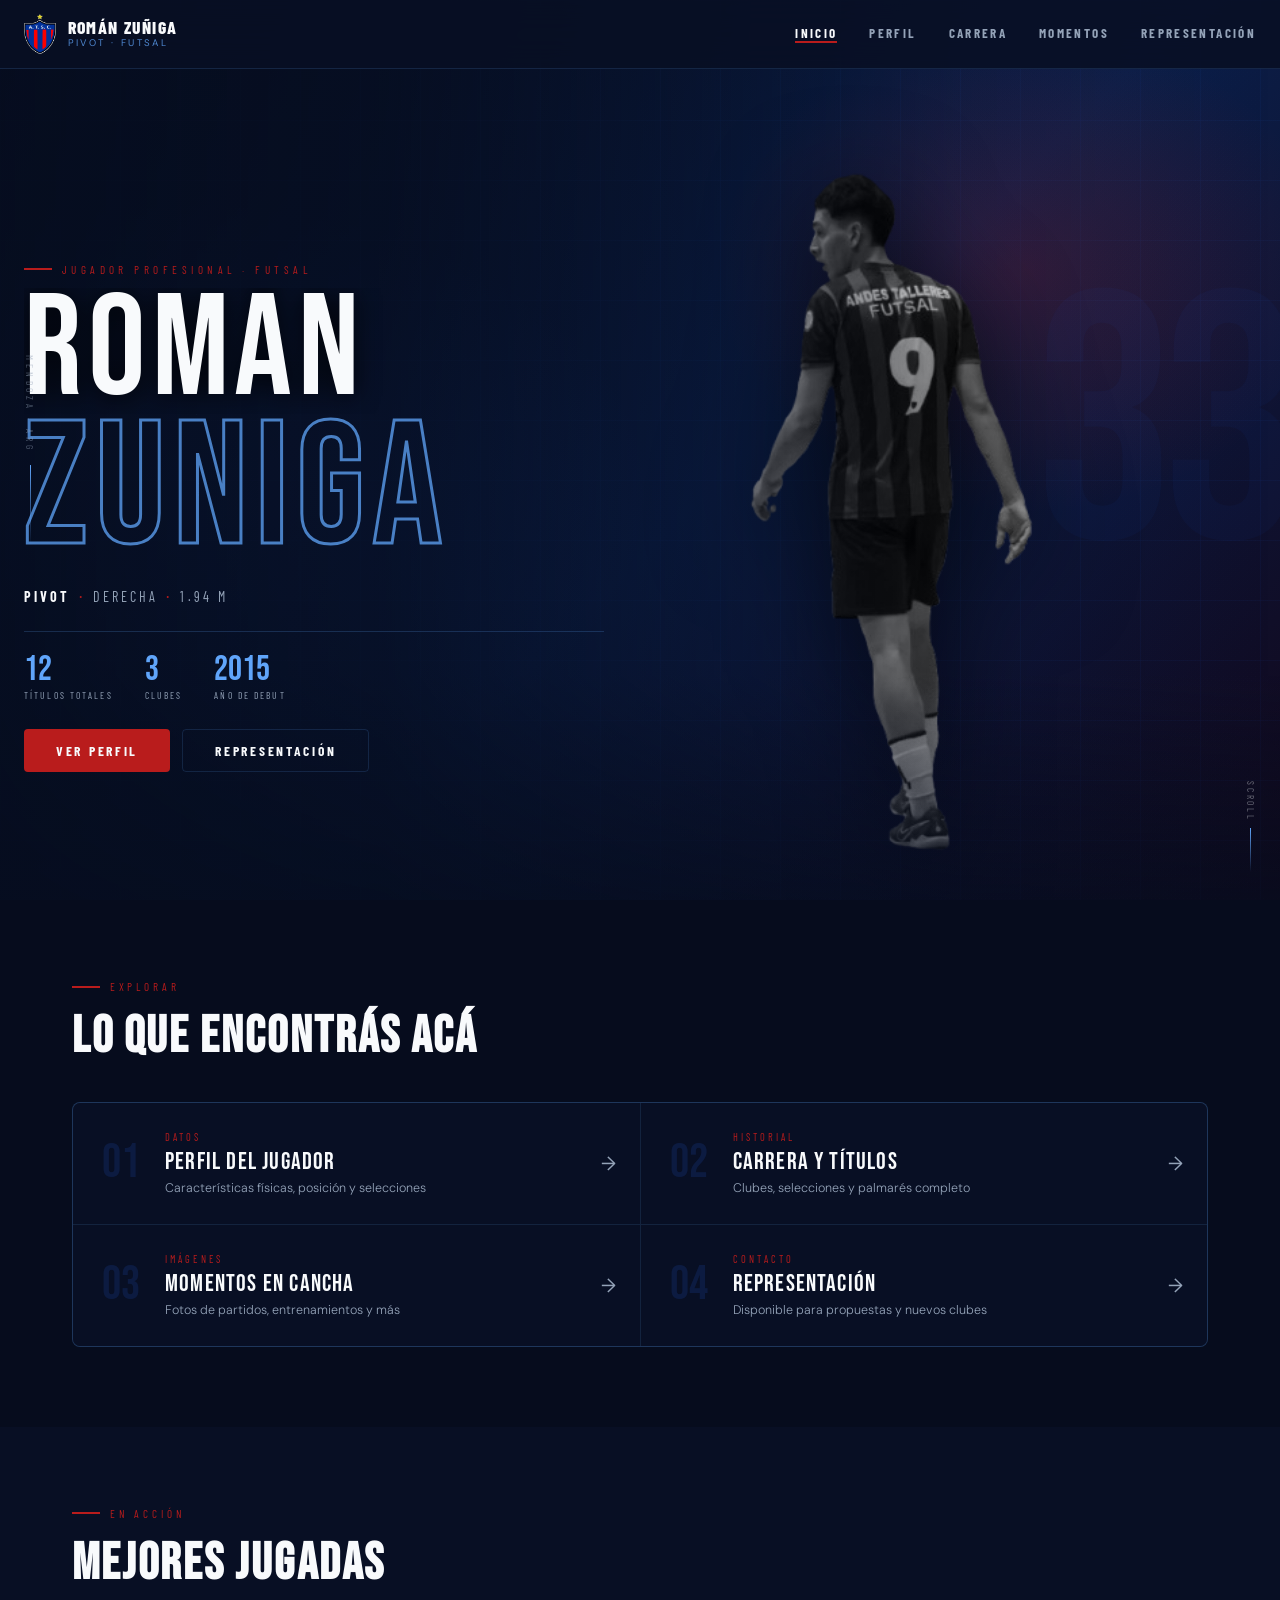
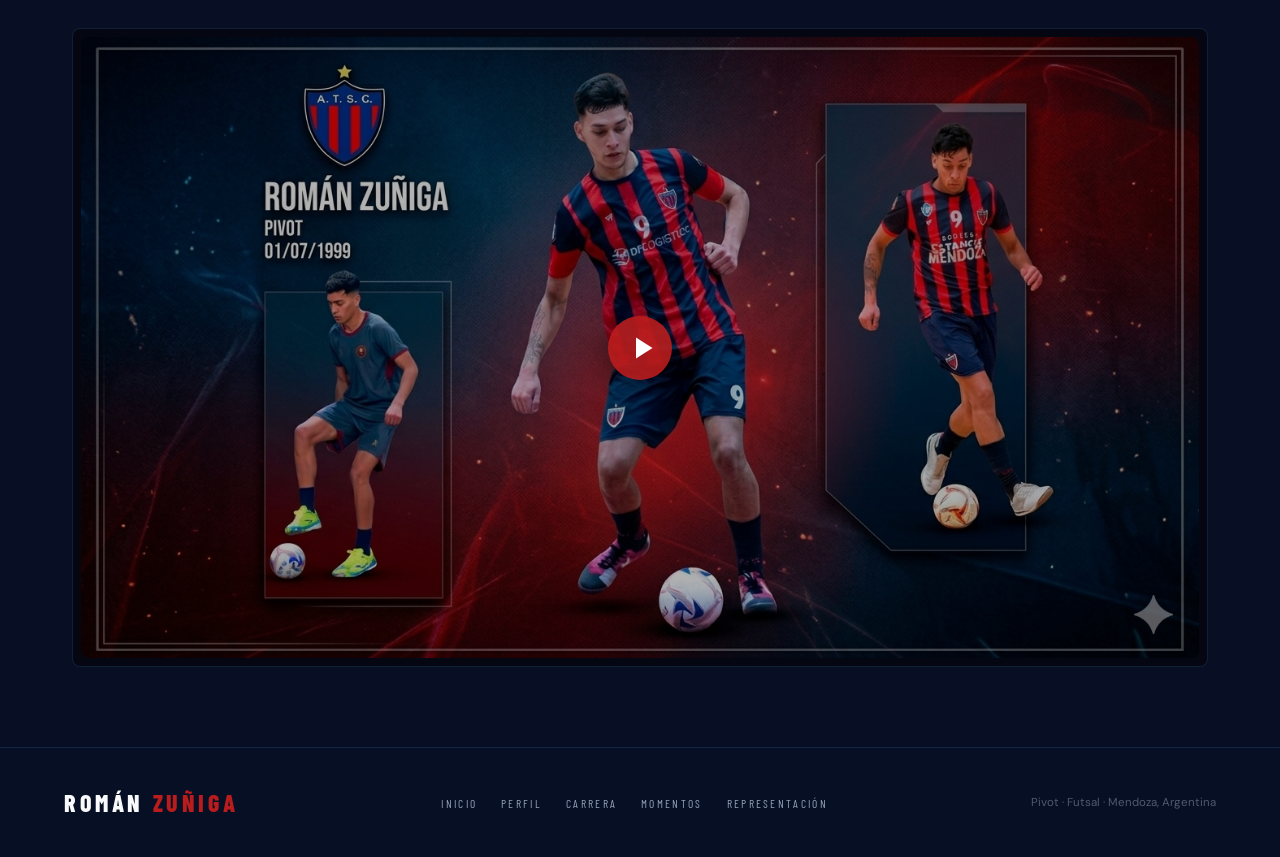
<file: index.html>
<!DOCTYPE html>
<html lang="es">

<head>
    <meta charset="UTF-8">
    <meta name="viewport" content="width=device-width, initial-scale=1.0">
    <title>Román Zuñiga · Pivot Profesional</title>
    <meta name="description"
        content="Ficha profesional de Román Zuñiga, jugador de futsal. Posición: Pivot. Mendoza, Argentina.">
    <meta name="keywords" content="Román Zuñiga, futsal, fútbol de salón, pivot, jugador, Argentina, Mendoza">
    <meta name="author" content="Román Zuñiga">
    <link rel="stylesheet" href="style.css">
    <style>
        /* ══════════════════════════════════════════
           HERO BASE
        ══════════════════════════════════════════ */
        .hero {
            position: relative;
            min-height: 100vh;
            display: flex;
            align-items: flex-end;
            padding-top: 68px;
            overflow: hidden;
            background: linear-gradient(135deg, #060d1f 0%, #0b1f4a 55%, #12071a 100%);
        }

        .hero::before {
            content: '';
            position: absolute;
            inset: 0;
            background-image:
                linear-gradient(rgba(37, 99, 235, 0.05) 1px, transparent 1px),
                linear-gradient(90deg, rgba(37, 99, 235, 0.05) 1px, transparent 1px);
            background-size: 60px 60px;
            pointer-events: none;
            z-index: 0;
        }

        .hero-glow {
            position: absolute;
            inset: 0;
            background:
                radial-gradient(ellipse 55% 50% at 15% 55%, rgba(37, 99, 235, 0.18) 0%, transparent 65%),
                radial-gradient(ellipse 40% 45% at 80% 30%, rgba(185, 28, 28, 0.22) 0%, transparent 60%);
            pointer-events: none;
            z-index: 0;
        }

        .hero-deco-num {
            position: absolute;
            right: -0.5rem;
            top: 50%;
            transform: translateY(-55%);
            font-family: 'Bebas Neue', sans-serif;
            font-size: clamp(12rem, 30vw, 22rem);
            line-height: 1;
            color: rgba(37, 99, 235, 0.04);
            user-select: none;
            pointer-events: none;
            letter-spacing: -0.04em;
            z-index: 0;
        }

        /* ══════════════════════════════════════════
           IMAGEN — MOBILE: centrada de fondo
                    DESKTOP: derecha, figura completa
        ══════════════════════════════════════════ */

        /* --- MOBILE --- */
        .hero-bg-img {
            position: absolute;
            top: 68px;
            bottom: 0;
            left: 50%;
            transform: translateX(-50%);
            height: calc(100% - 68px);
            width: auto;
            object-fit: contain;
            object-position: top center;
            filter: grayscale(1) brightness(0.6) drop-shadow(0 10px 40px rgba(0, 0, 0, 0.9));
            opacity: 0;
            animation: imgAppear 1.2s var(--ease) 0.3s forwards;
            z-index: 1;
            pointer-events: none;
        }

        /* Mobile overlay: oscuro abajo donde va el texto */
        .hero-overlay {
            position: absolute;
            inset: 0;
            background:
                linear-gradient(to bottom,
                    rgba(6, 13, 31, 0.55) 0%,
                    rgba(6, 13, 31, 0.05) 25%,
                    rgba(6, 13, 31, 0.05) 50%,
                    rgba(6, 13, 31, 0.80) 70%,
                    rgba(6, 13, 31, 0.97) 100%);
            z-index: 2;
            pointer-events: none;
        }

        /* ══════════════════════════════════════════
           CONTENIDO
        ══════════════════════════════════════════ */
        .hero-content {
            position: relative;
            z-index: 5;
            width: 100%;
            max-width: 1400px;
            margin: 0 auto;
            padding: 2rem 1.5rem 3.5rem;
        }

        .hero-eyebrow {
            font-family: 'Barlow Condensed', sans-serif;
            font-size: 0.7rem;
            letter-spacing: 0.4em;
            text-transform: uppercase;
            color: var(--rojo);
            display: flex;
            align-items: center;
            gap: 0.6rem;
            margin-bottom: 0.75rem;
        }

        .hero-eyebrow::before {
            content: '';
            display: block;
            width: 28px;
            height: 2px;
            background: var(--rojo);
        }

        .hero-name-row {
            overflow: hidden;
        }

        .hero-firstname {
            display: block;
            font-family: 'Bebas Neue', sans-serif;
            font-size: clamp(4rem, 18vw, 9rem);
            line-height: 0.88;
            letter-spacing: 0.04em;
            text-transform: uppercase;
            color: var(--blanco);
            text-shadow: 0 2px 24px rgba(0, 0, 0, 0.8);
            animation: slideUpIn 1s var(--ease) forwards;
        }

        .hero-lastname {
            display: block;
            font-family: 'Bebas Neue', sans-serif;
            font-size: clamp(4.5rem, 20vw, 11rem);
            line-height: 0.88;
            letter-spacing: 0.04em;
            text-transform: uppercase;
            color: transparent;
            -webkit-text-stroke: 2px rgba(96, 165, 250, 0.75);
            animation: slideUpIn 1s var(--ease) 0.15s both;
        }

        .hero-position-tag {
            display: inline-flex;
            align-items: center;
            flex-wrap: wrap;
            gap: 0.5rem;
            margin-top: 1rem;
            font-family: 'Barlow Condensed', sans-serif;
            font-size: 0.88rem;
            letter-spacing: 0.22em;
            text-transform: uppercase;
            color: var(--gris-400);
        }

        .hero-position-tag strong {
            color: var(--blanco);
        }

        .dot-sep {
            color: var(--rojo);
            font-size: 1.1rem;
        }

        .hero-stats {
            display: flex;
            flex-wrap: wrap;
            gap: 1.5rem 2rem;
            border-top: 1px solid rgba(96, 165, 250, 0.2);
            padding-top: 1.25rem;
            margin-top: 1.5rem;
        }

        .hero-stat-item {
            display: flex;
            flex-direction: column;
            gap: 0.1rem;
        }

        .hero-stat-num {
            font-family: 'Bebas Neue', sans-serif;
            font-size: clamp(1.8rem, 5vw, 2.2rem);
            line-height: 1;
            color: var(--azul-claro);
        }

        .hero-stat-lbl {
            font-family: 'Barlow Condensed', sans-serif;
            font-size: 0.6rem;
            letter-spacing: 0.22em;
            text-transform: uppercase;
            color: var(--gris-400);
        }

        .hero-ctas {
            display: flex;
            flex-wrap: wrap;
            gap: 0.75rem;
            margin-top: 1.75rem;
        }

        .hero-side {
            display: none;
        }

        .scroll-hint {
            position: absolute;
            bottom: 1.75rem;
            right: 1.5rem;
            display: flex;
            flex-direction: column;
            align-items: center;
            gap: 0.4rem;
            z-index: 10;
            opacity: 0;
            animation: fadeUp 2s ease 1.8s forwards;
        }

        .scroll-hint span {
            font-family: 'Barlow Condensed', sans-serif;
            font-size: 0.58rem;
            letter-spacing: 0.3em;
            text-transform: uppercase;
            writing-mode: vertical-rl;
            opacity: 0.4;
        }

        .scroll-hint-line {
            width: 1px;
            height: 44px;
            background: linear-gradient(to bottom, var(--azul-claro), transparent);
            animation: scrollAnim 2s ease infinite;
        }

        /* ══════════════════════════════════════════
           DESKTOP ≥ 768px
           Imagen: anclada abajo-derecha, figura entera visible
        ══════════════════════════════════════════ */
        @media (min-width: 768px) {

            .hero-bg-img {
                /* Quitar centrado mobile */
                top: auto;
                left: auto;
                transform: none;
                /* Posición desktop: pegada abajo a la derecha */
                bottom: 0;
                right: 5%;
                /* Altura tal que el jugador quepa entero sin cortarse */
                height: 88vh;
                max-height: 860px;
                width: auto;
                object-fit: contain;
                object-position: bottom right;
                filter: grayscale(1) brightness(0.9) drop-shadow(0 20px 50px rgba(0, 0, 0, 0.7));
            }

            /* Desktop overlay: oscurece la izquierda para leer el texto,
               deja la derecha visible para ver al jugador */
            .hero-overlay {
                background:
                    linear-gradient(to right,
                        rgba(6, 13, 31, 0.95) 0%,
                        rgba(6, 13, 31, 0.80) 30%,
                        rgba(6, 13, 31, 0.40) 55%,
                        rgba(6, 13, 31, 0.05) 75%,
                        rgba(6, 13, 31, 0.0) 100%),
                    linear-gradient(to top,
                        rgba(6, 13, 31, 0.7) 0%,
                        transparent 25%);
            }

            .hero-lastname {
                -webkit-text-stroke-width: 3px;
            }

            /* Texto limitado al lado izquierdo */
            .hero-content {
                padding: 3rem 1.5rem 6rem;
                max-width: 1400px;
            }

            .hero-text {
                max-width: 520px;
            }

            .hero-side {
                display: flex;
                position: absolute;
                left: 1.5rem;
                top: 50%;
                transform: translateY(-50%);
                flex-direction: column;
                align-items: center;
                gap: 0.75rem;
                z-index: 6;
            }

            .hero-side-label {
                font-family: 'Barlow Condensed', sans-serif;
                font-size: 0.6rem;
                letter-spacing: 0.4em;
                text-transform: uppercase;
                color: var(--gris-400);
                writing-mode: vertical-rl;
                opacity: 0.5;
            }

            .hero-side-line {
                width: 1px;
                height: 80px;
                background: linear-gradient(to bottom, var(--azul-claro), transparent);
            }
        }

        /* Pantallas grandes: imagen más a la derecha */
        @media (min-width: 1200px) {
            .hero-bg-img {
                right: 8%;
                height: 92vh;
            }

            .hero-text {
                max-width: 580px;
            }
        }

        @media (min-width: 1024px) {
            .hero-content {
                padding-bottom: 8rem;
            }
        }

        /* ══════════════════════════════════════════
           HIGHLIGHTS
        ══════════════════════════════════════════ */
        .highlights {
            background: rgba(0, 0, 0, 0.2);
        }

        .hl-grid {
            display: grid;
            grid-template-columns: 1fr;
            gap: 1px;
            background: var(--borde);
            border: 1px solid var(--borde);
            border-radius: 8px;
            overflow: hidden;
        }

        .hl-item {
            background: var(--fondo);
            padding: 1.75rem 1.5rem;
            display: flex;
            align-items: center;
            gap: 1.25rem;
            transition: background 0.3s;
            text-decoration: none;
            color: inherit;
        }

        .hl-item:hover {
            background: rgba(19, 53, 128, 0.3);
        }

        .hl-num {
            font-family: 'Bebas Neue', sans-serif;
            font-size: 3rem;
            line-height: 1;
            color: rgba(37, 99, 235, 0.15);
            flex-shrink: 0;
            width: 3rem;
            text-align: center;
        }

        .hl-info {
            flex: 1;
        }

        .hl-label {
            font-family: 'Barlow Condensed', sans-serif;
            font-size: 0.65rem;
            letter-spacing: 0.3em;
            text-transform: uppercase;
            color: var(--rojo);
            margin-bottom: 0.3rem;
        }

        .hl-title {
            font-family: 'Bebas Neue', sans-serif;
            font-size: 1.5rem;
            letter-spacing: 0.05em;
            text-transform: uppercase;
            color: var(--blanco);
        }

        .hl-desc {
            font-size: 0.78rem;
            color: var(--gris-400);
            margin-top: 0.2rem;
            font-weight: 300;
        }

        .hl-arrow {
            font-size: 1.2rem;
            color: var(--gris-400);
            transition: transform 0.3s, color 0.3s;
            flex-shrink: 0;
        }

        .hl-item:hover .hl-arrow {
            transform: translateX(5px);
            color: var(--azul-claro);
        }

        @media (min-width: 768px) {
            .hl-grid {
                grid-template-columns: repeat(2, 1fr);
            }
        }

        /* ══════════════════════════════════════════
           ANIMACIONES
        ══════════════════════════════════════════ */
        @keyframes slideUpIn {
            from {
                opacity: 0;
                transform: translateY(40px);
            }

            to {
                opacity: 1;
                transform: translateY(0);
            }
        }

        /* Mobile: la animación parte de centrado */
        @keyframes imgAppear {
            from {
                opacity: 0;
            }

            to {
                opacity: 1;
            }
        }

        @keyframes fadeUp {
            from {
                opacity: 0;
                transform: translateY(8px);
            }

            to {
                opacity: 1;
                transform: translateY(0);
            }
        }

        @keyframes scrollAnim {

            0%,
            100% {
                opacity: 0.4;
                transform: scaleY(1);
            }

            50% {
                opacity: 1;
                transform: scaleY(1.4);
            }
        }
    </style>
</head>

<body>

    <!-- NAVBAR -->
    <nav id="navbar" class="navbar">
        <div class="nav-inner">
            <a href="index.html" class="nav-brand">
                <img src="assets/Talleres_Futsal.png" alt="Logo" class="nav-logo" onerror="this.style.display='none'">
                <div class="nav-brand-text">
                    <span class="nav-brand-name">Román Zuñiga</span>
                    <span class="nav-brand-tag">Pivot · Futsal</span>
                </div>
            </a>
            <div class="nav-links" id="navLinks">
                <a href="index.html" class="nav-link">Inicio</a>
                <a href="perfil.html" class="nav-link">Perfil</a>
                <a href="carrera.html" class="nav-link">Carrera</a>
                <a href="galeria.html" class="nav-link">Momentos</a>
                <a href="contacto.html" class="nav-link">Representación</a>
            </div>
            <button class="hamburger" id="hamburgerBtn" aria-label="Abrir menú" aria-expanded="false">
                <span></span><span></span><span></span>
            </button>
        </div>
        <div class="mobile-menu" id="mobileMenu">
            <a href="index.html" class="mobile-link">Inicio</a>
            <a href="perfil.html" class="mobile-link">Perfil</a>
            <a href="carrera.html" class="mobile-link">Carrera</a>
            <a href="galeria.html" class="mobile-link">Momentos</a>
            <a href="contacto.html" class="mobile-link">Representación</a>
        </div>
    </nav>

    <!-- HERO -->
    <section class="hero" id="home">
        <div class="hero-glow"></div>
        <div class="hero-deco-num">33</div>

        <img src="assets/roman.png" alt="Román Zuñiga" class="hero-bg-img" onerror="this.style.display='none'">
        <div class="hero-overlay"></div>

        <div class="hero-side">
            <span class="hero-side-label">Mendoza · ARG</span>
            <div class="hero-side-line"></div>
        </div>

        <div class="hero-content">
            <div class="hero-text">
                <p class="hero-eyebrow">Jugador Profesional · Futsal</p>
                <div class="hero-name-row"><span class="hero-firstname">Román</span></div>
                <div class="hero-name-row"><span class="hero-lastname">Zuñiga</span></div>
                <p class="hero-position-tag">
                    <strong>Pivot</strong>
                    <span class="dot-sep">·</span>
                    Derecha
                    <span class="dot-sep">·</span>
                    1.94 m
                </p>
                <div class="hero-stats">
                    <div class="hero-stat-item">
                        <span class="hero-stat-num" data-count="12">12</span>
                        <span class="hero-stat-lbl">Títulos totales</span>
                    </div>
                    <div class="hero-stat-item">
                        <span class="hero-stat-num" data-count="3">3</span>
                        <span class="hero-stat-lbl">Clubes</span>
                    </div>
                    <div class="hero-stat-item">
                        <span class="hero-stat-num" data-count="2016">2016</span>
                        <span class="hero-stat-lbl">Año de debut</span>
                    </div>
                </div>
                <div class="hero-ctas">
                    <a href="perfil.html" class="btn btn-primary">Ver Perfil</a>
                    <a href="contacto.html" class="btn btn-outline">Representación</a>
                </div>
            </div>
        </div>

        <div class="scroll-hint">
            <span>Scroll</span>
            <div class="scroll-hint-line"></div>
        </div>
    </section>

    <!-- HIGHLIGHTS -->
    <section class="section highlights">
        <div class="container">
            <p class="section-label reveal">Explorar</p>
            <h2 class="section-title reveal d1">Lo que encontrás acá</h2>
            <div class="hl-grid">
                <a href="perfil.html" class="hl-item reveal d1">
                    <span class="hl-num">01</span>
                    <div class="hl-info">
                        <p class="hl-label">Datos</p>
                        <p class="hl-title">Perfil del Jugador</p>
                        <p class="hl-desc">Características físicas, posición y selecciones</p>
                    </div>
                    <span class="hl-arrow">→</span>
                </a>
                <a href="carrera.html" class="hl-item reveal d2">
                    <span class="hl-num">02</span>
                    <div class="hl-info">
                        <p class="hl-label">Historial</p>
                        <p class="hl-title">Carrera y Títulos</p>
                        <p class="hl-desc">Clubes, selecciones y palmarés completo</p>
                    </div>
                    <span class="hl-arrow">→</span>
                </a>
                <a href="galeria.html" class="hl-item reveal d1">
                    <span class="hl-num">03</span>
                    <div class="hl-info">
                        <p class="hl-label">Imágenes</p>
                        <p class="hl-title">Momentos en Cancha</p>
                        <p class="hl-desc">Fotos de partidos, entrenamientos y más</p>
                    </div>
                    <span class="hl-arrow">→</span>
                </a>
                <a href="contacto.html" class="hl-item reveal d2">
                    <span class="hl-num">04</span>
                    <div class="hl-info">
                        <p class="hl-label">Contacto</p>
                        <p class="hl-title">Representación</p>
                        <p class="hl-desc">Disponible para propuestas y nuevos clubes</p>
                    </div>
                    <span class="hl-arrow">→</span>
                </a>
            </div>
        </div>
    </section>

    <!-- VIDEO -->
    <section class="section">
        <div class="container">
            <p class="section-label reveal">En acción</p>
            <h2 class="section-title reveal d1">Mejores Jugadas</h2>
            <div class="reveal d2" style="
                background: rgba(0,0,0,0.5);
                border: 1px solid var(--borde);
                border-radius: 8px;
                padding: 0.5rem;
                aspect-ratio: 16/9;
                position: relative;
                overflow: hidden;
            ">
                <div id="videoThumb" data-videoid="okRVnHOy71o" style="
                    position: relative; width: 100%; height: 100%;
                    cursor: pointer; overflow: hidden; border-radius: inherit;
                ">
                    <img src="assets/fondo_video.png" alt="Ver video" style="
                        width: 100%; height: 100%; object-fit: cover;
                        display: block; filter: brightness(0.7);
                        transition: transform 0.4s, filter 0.4s;
                    " onmouseover="this.style.transform='scale(1.03)';this.style.filter='brightness(0.5)'"
                        onmouseout="this.style.transform='scale(1)';this.style.filter='brightness(0.7)'">
                    <button style="
                        position: absolute; top: 50%; left: 50%;
                        transform: translate(-50%,-50%);
                        background: rgba(185,28,28,0.9);
                        border: none; border-radius: 50%;
                        width: 64px; height: 64px;
                        display: flex; align-items: center; justify-content: center;
                        cursor: pointer; color: white;
                        transition: transform 0.3s, background 0.3s;
                        box-shadow: 0 8px 32px rgba(0,0,0,0.5);
                    " onmouseover="this.style.transform='translate(-50%,-50%) scale(1.1)';this.style.background='#ef4444'"
                        onmouseout="this.style.transform='translate(-50%,-50%)';this.style.background='rgba(185,28,28,0.9)'"
                        aria-label="Reproducir">
                        <svg viewBox="0 0 24 24" fill="currentColor" width="36" height="36" style="margin-left:4px">
                            <path d="M8 5v14l11-7z" />
                        </svg>
                    </button>
                </div>
            </div>
        </div>
    </section>

    <footer>
        <div class="footer-inner">
            <div class="footer-brand">Román <span>Zuñiga</span></div>
            <nav class="footer-nav">
                <a href="index.html">Inicio</a>
                <a href="perfil.html">Perfil</a>
                <a href="carrera.html">Carrera</a>
                <a href="galeria.html">Momentos</a>
                <a href="contacto.html">Representación</a>
            </nav>
            <p class="footer-copy">Pivot · Futsal · Mendoza, Argentina</p>
        </div>
    </footer>

    <script src="app.js"></script>
</body>

</html>
</file>
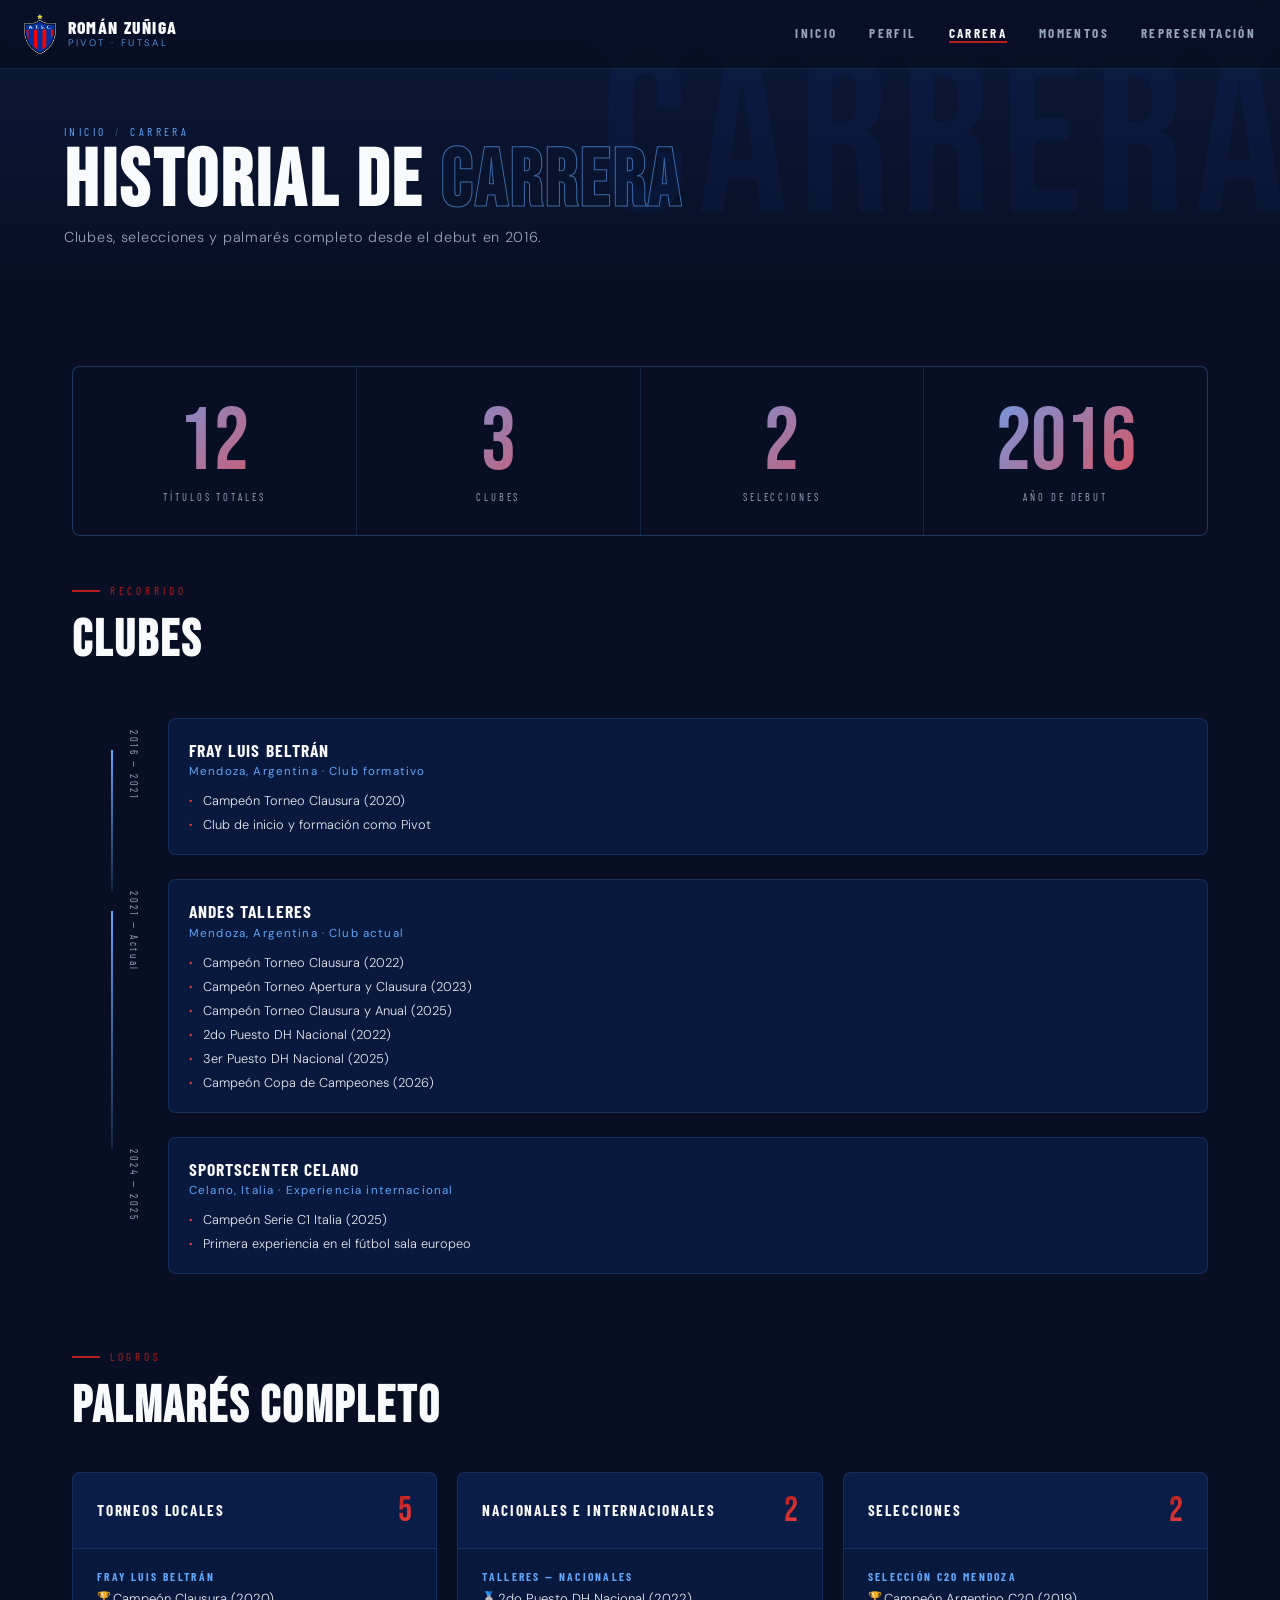
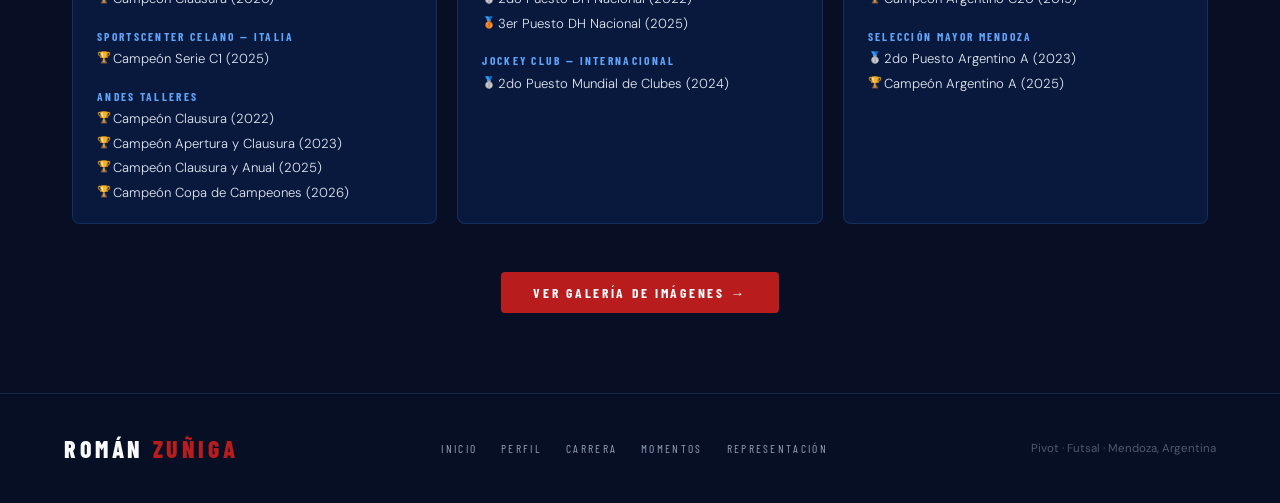
<file: carrera.html>
<!DOCTYPE html>
<html lang="es">

<head>
    <meta charset="UTF-8">
    <meta name="viewport" content="width=device-width, initial-scale=1.0">
    <title>Carrera · Román Zuñiga</title>
    <meta name="description" content="Carrera profesional y palmarés de Román Zuñiga, pivot de futsal.">
    <link rel="stylesheet" href="style.css">
    <style>
        /* Contadores grandes */
        .kpi-row {
            display: grid;
            grid-template-columns: repeat(2, 1fr);
            gap: 1px;
            background: var(--borde);
            border: 1px solid var(--borde);
            border-radius: 8px;
            overflow: hidden;
            margin-bottom: 3rem;
        }

        .kpi {
            background: var(--fondo);
            padding: 2rem 1.5rem;
            text-align: center;
            transition: background 0.3s;
        }

        .kpi:hover {
            background: rgba(19, 53, 128, 0.2);
        }

        .kpi-num {
            font-family: 'Bebas Neue', sans-serif;
            font-size: clamp(3rem, 8vw, 5.5rem);
            line-height: 1;
            background: linear-gradient(135deg, var(--azul-claro), var(--rojo-vivo));
            -webkit-background-clip: text;
            -webkit-text-fill-color: transparent;
            background-clip: text;
        }

        .kpi-lbl {
            font-family: 'Barlow Condensed', sans-serif;
            font-size: 0.65rem;
            letter-spacing: 0.28em;
            text-transform: uppercase;
            color: var(--gris-400);
            margin-top: 0.3rem;
        }

        /* Timeline de clubes */
        .timeline {
            display: flex;
            flex-direction: column;
            gap: 0;
        }

        .tl-item {
            display: grid;
            grid-template-columns: 80px 1fr;
            gap: 0;
            position: relative;
        }

        .tl-item:not(:last-child)::before {
            content: '';
            position: absolute;
            left: 39px;
            top: 44px;
            width: 2px;
            height: calc(100% - 20px);
            background: linear-gradient(to bottom, var(--azul-claro), var(--borde));
        }

        .tl-year {
            padding: 1.25rem 0.75rem 1.25rem 0;
            display: flex;
            flex-direction: column;
            align-items: flex-end;
            justify-content: flex-start;
            padding-top: 1.5rem;
        }

        .tl-year span {
            font-family: 'Barlow Condensed', sans-serif;
            font-size: 0.65rem;
            letter-spacing: 0.25em;
            color: var(--gris-400);
            writing-mode: vertical-rl;
        }

        .tl-dot {
            width: 12px;
            height: 12px;
            border-radius: 50%;
            background: var(--azul-claro);
            border: 2px solid var(--fondo);
            flex-shrink: 0;
            margin-top: 0.4rem;
            align-self: start;
            justify-self: end;
        }

        .tl-body {
            background: var(--card);
            border: 1px solid var(--borde);
            border-radius: 8px;
            padding: 1.25rem;
            margin: 0.75rem 0 0.75rem 1rem;
            transition: border-color 0.3s;
        }

        .tl-body:hover {
            border-color: rgba(37, 99, 235, 0.4);
        }

        .tl-club {
            font-family: 'Barlow Condensed', sans-serif;
            font-size: 1.1rem;
            font-weight: 700;
            letter-spacing: 0.06em;
            text-transform: uppercase;
            color: var(--blanco);
        }

        .tl-meta {
            font-size: 0.72rem;
            color: var(--azul-claro);
            margin: 0.2rem 0 0.75rem;
            letter-spacing: 0.1em;
        }

        .tl-logros {
            display: flex;
            flex-direction: column;
            gap: 0.3rem;
        }

        .tl-logro {
            font-size: 0.8rem;
            color: var(--gris-100);
            font-weight: 300;
            padding-left: 0.9rem;
            position: relative;
            line-height: 1.5;
        }

        .tl-logro::before {
            content: '·';
            position: absolute;
            left: 0;
            color: var(--rojo-vivo);
            font-weight: 900;
        }

        /* Grid de palmarés */
        .palmares-grid {
            display: grid;
            grid-template-columns: 1fr;
            gap: 1.25rem;
        }

        .palmares-block {
            background: var(--card);
            border: 1px solid var(--borde);
            border-radius: 8px;
            overflow: hidden;
            transition: border-color 0.3s, box-shadow 0.3s;
        }

        .palmares-block:hover {
            border-color: rgba(185, 28, 28, 0.35);
            box-shadow: 0 4px 24px rgba(185, 28, 28, 0.08);
        }

        .palmares-head {
            padding: 1.25rem 1.5rem;
            display: flex;
            justify-content: space-between;
            align-items: center;
            border-bottom: 1px solid var(--borde);
            background: rgba(19, 53, 128, 0.15);
        }

        .palmares-head-title {
            font-family: 'Barlow Condensed', sans-serif;
            font-size: 0.95rem;
            font-weight: 700;
            letter-spacing: 0.12em;
            text-transform: uppercase;
            color: var(--blanco);
        }

        .palmares-count-badge {
            font-family: 'Bebas Neue', sans-serif;
            font-size: 2.2rem;
            line-height: 1;
            background: linear-gradient(135deg, var(--rojo), var(--rojo-vivo));
            -webkit-background-clip: text;
            -webkit-text-fill-color: transparent;
            background-clip: text;
        }

        .palmares-content {
            padding: 1.25rem 1.5rem;
            display: flex;
            flex-direction: column;
            gap: 1.25rem;
        }

        .palmares-group-club {
            font-family: 'Barlow Condensed', sans-serif;
            font-size: 0.72rem;
            font-weight: 700;
            letter-spacing: 0.2em;
            text-transform: uppercase;
            color: var(--azul-claro);
            margin-bottom: 0.4rem;
        }

        .palmares-items {
            display: flex;
            flex-direction: column;
            gap: 0.3rem;
        }

        .palmares-item {
            font-size: 0.82rem;
            color: var(--gris-100);
            font-weight: 300;
            padding-left: 1rem;
            position: relative;
            line-height: 1.5;
        }

        .palmares-item::before {
            content: '→';
            position: absolute;
            left: 0;
            color: var(--azul-claro);
            font-size: 0.7rem;
        }

        .palmares-item.gold::before {
            content: '🏆';
            font-size: 0.7rem;
        }

        .palmares-item.silver::before {
            content: '🥈';
            font-size: 0.7rem;
        }

        .palmares-item.bronze::before {
            content: '🥉';
            font-size: 0.7rem;
        }

        @media (min-width: 640px) {
            .kpi-row {
                grid-template-columns: repeat(4, 1fr);
            }
        }

        @media (min-width: 768px) {
            .palmares-grid {
                grid-template-columns: repeat(2, 1fr);
            }
        }

        @media (min-width: 1024px) {
            .palmares-grid {
                grid-template-columns: repeat(3, 1fr);
            }
        }
    </style>
</head>

<body>

    <nav id="navbar" class="navbar">
        <div class="nav-inner">
            <a href="index.html" class="nav-brand">
                <img src="assets/Talleres_Futsal.png" alt="Logo" class="nav-logo" onerror="this.style.display='none'">
                <div class="nav-brand-text">
                    <span class="nav-brand-name">Román Zuñiga</span>
                    <span class="nav-brand-tag">Pivot · Futsal</span>
                </div>
            </a>
            <div class="nav-links" id="navLinks">
                <a href="index.html" class="nav-link">Inicio</a>
                <a href="perfil.html" class="nav-link">Perfil</a>
                <a href="carrera.html" class="nav-link">Carrera</a>
                <a href="galeria.html" class="nav-link">Momentos</a>
                <a href="contacto.html" class="nav-link">Representación</a>
            </div>
            <button class="hamburger" id="hamburgerBtn" aria-label="Abrir menú" aria-expanded="false">
                <span></span><span></span><span></span>
            </button>
        </div>
        <div class="mobile-menu" id="mobileMenu">
            <a href="index.html" class="mobile-link">Inicio</a>
            <a href="perfil.html" class="mobile-link">Perfil</a>
            <a href="carrera.html" class="mobile-link active">Carrera</a>
            <a href="galeria.html" class="mobile-link">Momentos</a>
            <a href="contacto.html" class="mobile-link">Representación</a>
        </div>
    </nav>

    <div class="page-header" data-title="CARRERA">
        <div class="page-header-inner">
            <p class="page-breadcrumb">
                <a href="index.html">Inicio</a><span>/</span>Carrera
            </p>
            <h1 class="page-title">Historial de <em>Carrera</em></h1>
            <p class="page-subtitle">Clubes, selecciones y palmarés completo desde el debut en 2016.</p>
        </div>
    </div>

    <main>
        <section class="section">
            <div class="container">

                <!-- KPIs -->
                <div class="kpi-row reveal">
                    <div class="kpi">
                        <div class="kpi-num" data-count="12">12</div>
                        <p class="kpi-lbl">Títulos totales</p>
                    </div>
                    <div class="kpi">
                        <div class="kpi-num" data-count="3">3</div>
                        <p class="kpi-lbl">Clubes</p>
                    </div>
                    <div class="kpi">
                        <div class="kpi-num" data-count="2">2</div>
                        <p class="kpi-lbl">Selecciones</p>
                    </div>
                    <div class="kpi">
                        <div class="kpi-num" data-count="2016">2016</div>
                        <p class="kpi-lbl">Año de debut</p>
                    </div>
                </div>

                <!-- Timeline -->
                <p class="section-label reveal">Recorrido</p>
                <h2 class="section-title reveal d1">Clubes</h2>

                <div class="timeline reveal d2" style="margin-bottom:4rem;">

                    <div class="tl-item">
                        <div class="tl-year"><span>2016 — 2021</span></div>
                        <div class="tl-body">
                            <p class="tl-club">Fray Luis Beltrán</p>
                            <p class="tl-meta">Mendoza, Argentina · Club formativo</p>
                            <div class="tl-logros">
                                <p class="tl-logro">Campeón Torneo Clausura (2020)</p>
                                <p class="tl-logro">Club de inicio y formación como Pivot</p>
                            </div>
                        </div>
                    </div>

                    <div class="tl-item">
                        <div class="tl-year"><span>2021 — Actual</span></div>
                        <div class="tl-body">
                            <p class="tl-club">Andes Talleres</p>
                            <p class="tl-meta">Mendoza, Argentina · Club actual</p>
                            <div class="tl-logros">
                                <p class="tl-logro">Campeón Torneo Clausura (2022)</p>
                                <p class="tl-logro">Campeón Torneo Apertura y Clausura (2023)</p>
                                <p class="tl-logro">Campeón Torneo Clausura y Anual (2025)</p>
                                <p class="tl-logro">2do Puesto DH Nacional (2022)</p>
                                <p class="tl-logro">3er Puesto DH Nacional (2025)</p>
                                <p class="tl-logro">Campeón Copa de Campeones (2026)</p>
                            </div>
                        </div>
                    </div>

                    <div class="tl-item">
                        <div class="tl-year"><span>2024 — 2025</span></div>
                        <div class="tl-body">
                            <p class="tl-club">Sportscenter Celano</p>
                            <p class="tl-meta">Celano, Italia · Experiencia internacional</p>
                            <div class="tl-logros">
                                <p class="tl-logro">Campeón Serie C1 Italia (2025)</p>
                                <p class="tl-logro">Primera experiencia en el fútbol sala europeo</p>
                            </div>
                        </div>
                    </div>

                </div>

                <!-- Palmarés -->
                <p class="section-label reveal">Logros</p>
                <h2 class="section-title reveal d1">Palmarés Completo</h2>

                <div class="palmares-grid">

                    <div class="palmares-block reveal d1">
                        <div class="palmares-head">
                            <h3 class="palmares-head-title">Torneos Locales</h3>
                            <span class="palmares-count-badge" data-count="6">6</span>
                        </div>
                        <div class="palmares-content">
                            <div>
                                <p class="palmares-group-club">Fray Luis Beltrán</p>
                                <div class="palmares-items">
                                    <p class="palmares-item gold">Campeón Clausura (2020)</p>
                                </div>
                            </div>
                            <div>
                                <p class="palmares-group-club">Sportscenter Celano — Italia</p>
                                <div class="palmares-items">
                                    <p class="palmares-item gold">Campeón Serie C1 (2025)</p>
                                </div>
                            </div>
                            <div>
                                <p class="palmares-group-club">Andes Talleres</p>
                                <div class="palmares-items">
                                    <p class="palmares-item gold">Campeón Clausura (2022)</p>
                                    <p class="palmares-item gold">Campeón Apertura y Clausura (2023)</p>
                                    <p class="palmares-item gold">Campeón Clausura y Anual (2025)</p>
                                    <p class="palmares-item gold">Campeón Copa de Campeones (2026)</p>
                                </div>
                            </div>
                        </div>
                    </div>

                    <div class="palmares-block reveal d2">
                        <div class="palmares-head">
                            <h3 class="palmares-head-title">Nacionales e Internacionales</h3>
                            <span class="palmares-count-badge" data-count="3">3</span>
                        </div>
                        <div class="palmares-content">
                            <div>
                                <p class="palmares-group-club">Talleres — Nacionales</p>
                                <div class="palmares-items">
                                    <p class="palmares-item silver">2do Puesto DH Nacional (2022)</p>
                                    <p class="palmares-item bronze">3er Puesto DH Nacional (2025)</p>
                                </div>
                            </div>
                            <div>
                                <p class="palmares-group-club">Jockey Club — Internacional</p>
                                <div class="palmares-items">
                                    <p class="palmares-item silver">2do Puesto Mundial de Clubes (2024)</p>
                                </div>
                            </div>
                        </div>
                    </div>

                    <div class="palmares-block reveal d3">
                        <div class="palmares-head">
                            <h3 class="palmares-head-title">Selecciones</h3>
                            <span class="palmares-count-badge" data-count="3">3</span>
                        </div>
                        <div class="palmares-content">
                            <div>
                                <p class="palmares-group-club">Selección C20 Mendoza</p>
                                <div class="palmares-items">
                                    <p class="palmares-item gold">Campeón Argentino C20 (2019)</p>
                                </div>
                            </div>
                            <div>
                                <p class="palmares-group-club">Selección Mayor Mendoza</p>
                                <div class="palmares-items">
                                    <p class="palmares-item silver">2do Puesto Argentino A (2023)</p>
                                    <p class="palmares-item gold">Campeón Argentino A (2025)</p>
                                </div>
                            </div>
                        </div>
                    </div>

                </div>

                <!-- CTA -->
                <div class="reveal" style="margin-top:3rem;text-align:center;">
                    <a href="galeria.html" class="btn btn-primary">Ver Galería de Imágenes →</a>
                </div>

            </div>
        </section>
    </main>

    <footer>
        <div class="footer-inner">
            <div class="footer-brand">Román <span>Zuñiga</span></div>
            <nav class="footer-nav">
                <a href="index.html">Inicio</a>
                <a href="perfil.html">Perfil</a>
                <a href="carrera.html">Carrera</a>
                <a href="galeria.html">Momentos</a>
                <a href="contacto.html">Representación</a>
            </nav>
            <p class="footer-copy">Pivot · Futsal · Mendoza, Argentina</p>
        </div>
    </footer>

    <script src="app.js"></script>
</body>

</html>
</file>
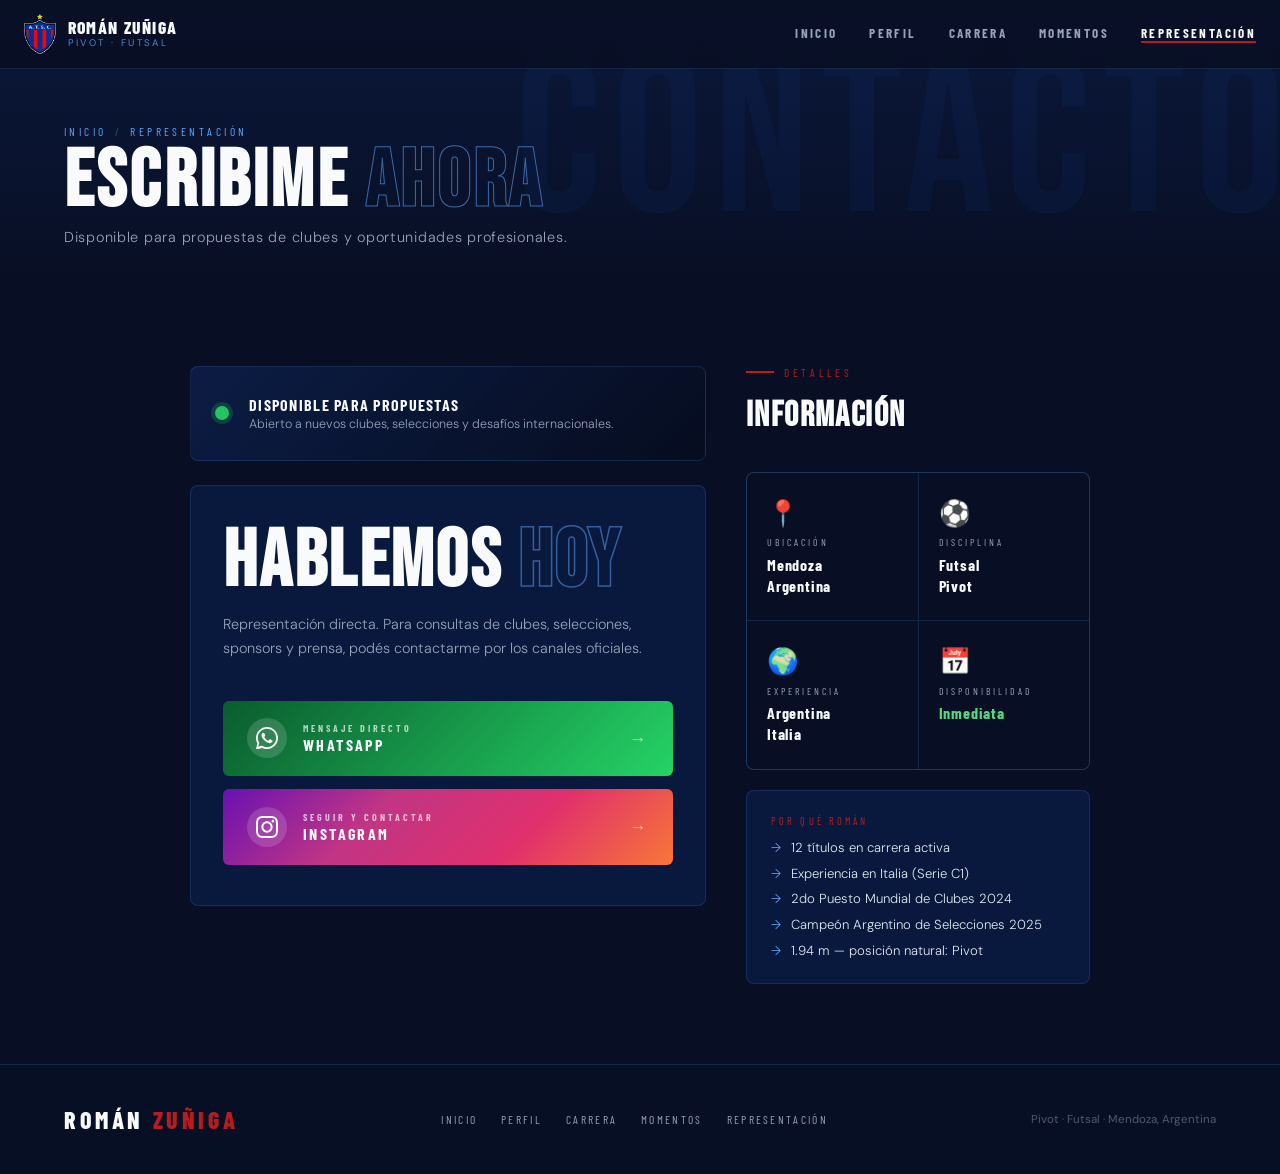
<file: contacto.html>
<!DOCTYPE html>
<html lang="es">

<head>
    <meta charset="UTF-8">
    <meta name="viewport" content="width=device-width, initial-scale=1.0">
    <title>Representación · Román Zuñiga</title>
    <meta name="description" content="Contacto y representación de Román Zuñiga, pivot de futsal profesional.">
    <link rel="stylesheet" href="style.css">
    <style>
        .contacto-layout {
            display: grid;
            grid-template-columns: 1fr;
            gap: 2.5rem;
            max-width: 900px;
            margin: 0 auto;
        }

        /* Card principal de contacto */
        .contact-main {
            background: var(--card);
            border: 1px solid var(--borde);
            border-radius: 8px;
            padding: 2.5rem 2rem;
            position: relative;
            overflow: hidden;
            transition: border-color 0.3s;
        }

        .contact-main::before {
            content: '';
            position: absolute;
            inset: 0;
            background: radial-gradient(circle at var(--mx, 50%) var(--my, 50%),
                    rgba(37, 99, 235, 0.12), transparent 65%);
            pointer-events: none;
            opacity: 0;
            transition: opacity 0.4s;
        }

        .contact-main:hover {
            border-color: rgba(37, 99, 235, 0.3);
        }

        .contact-main:hover::before {
            opacity: 1;
        }

        .contact-headline {
            font-family: 'Bebas Neue', sans-serif;
            font-size: clamp(2.5rem, 8vw, 5rem);
            line-height: 0.92;
            text-transform: uppercase;
            letter-spacing: 0.03em;
            margin-bottom: 0.75rem;
        }

        .contact-headline em {
            font-style: normal;
            color: transparent;
            -webkit-text-stroke: 1.5px rgba(96, 165, 250, 0.5);
        }

        .contact-sub {
            font-size: 0.9rem;
            color: var(--gris-400);
            font-weight: 300;
            line-height: 1.7;
            max-width: 420px;
            margin-bottom: 2.5rem;
        }

        /* Botones de contacto */
        .contact-btns {
            display: flex;
            flex-direction: column;
            gap: 0.85rem;
        }

        .cta-btn {
            display: flex;
            align-items: center;
            gap: 1rem;
            padding: 1.1rem 1.5rem;
            border-radius: 6px;
            color: var(--blanco);
            font-family: 'Barlow Condensed', sans-serif;
            font-weight: 700;
            font-size: 1rem;
            letter-spacing: 0.15em;
            text-transform: uppercase;
            transition: transform 0.3s, box-shadow 0.3s;
            position: relative;
            overflow: hidden;
            border: none;
            cursor: pointer;
        }

        .cta-btn::after {
            content: '';
            position: absolute;
            top: 0;
            left: -100%;
            width: 60%;
            height: 100%;
            background: linear-gradient(90deg, transparent, rgba(255, 255, 255, 0.2), transparent);
            transition: left 0.7s;
        }

        .cta-btn:hover::after {
            left: 160%;
        }

        .cta-btn:hover {
            transform: translateY(-2px);
        }

        .cta-btn-icon {
            width: 40px;
            height: 40px;
            border-radius: 50%;
            background: rgba(255, 255, 255, 0.15);
            display: flex;
            align-items: center;
            justify-content: center;
            flex-shrink: 0;
        }

        .cta-btn-info {
            flex: 1;
            display: flex;
            flex-direction: column;
            gap: 0.1rem;
        }

        .cta-btn-label {
            font-size: 0.62rem;
            opacity: 0.7;
            letter-spacing: 0.3em;
        }

        .cta-btn-main {
            font-size: 1rem;
        }

        .cta-btn-arrow {
            opacity: 0.6;
            font-size: 1.1rem;
            transition: transform 0.3s;
        }

        .cta-btn:hover .cta-btn-arrow {
            transform: translateX(4px);
            opacity: 1;
        }

        .cta-wa {
            background: linear-gradient(135deg, #0a5c2e, #25d366);
        }

        .cta-wa:hover {
            box-shadow: 0 8px 30px rgba(37, 211, 102, 0.35);
        }

        .cta-ig {
            background: linear-gradient(135deg, #6911b2, #c13584, #e1306c, #f77737);
        }

        .cta-ig:hover {
            box-shadow: 0 8px 30px rgba(225, 48, 108, 0.35);
        }

        /* Info rápida lateral */
        .contact-info-cards {
            display: grid;
            grid-template-columns: 1fr 1fr;
            gap: 1px;
            background: var(--borde);
            border: 1px solid var(--borde);
            border-radius: 8px;
            overflow: hidden;
        }

        .info-card {
            background: var(--fondo);
            padding: 1.5rem 1.25rem;
            display: flex;
            flex-direction: column;
            gap: 0.4rem;
            transition: background 0.3s;
        }

        .info-card:hover {
            background: rgba(19, 53, 128, 0.2);
        }

        .info-card-icon {
            font-size: 1.6rem;
        }

        .info-card-label {
            font-family: 'Barlow Condensed', sans-serif;
            font-size: 0.62rem;
            letter-spacing: 0.3em;
            text-transform: uppercase;
            color: var(--gris-400);
        }

        .info-card-val {
            font-family: 'Barlow Condensed', sans-serif;
            font-size: 1rem;
            font-weight: 700;
            letter-spacing: 0.05em;
            color: var(--blanco);
            line-height: 1.3;
        }

        /* Disponibilidad */
        .disponibilidad {
            background: linear-gradient(135deg, rgba(19, 53, 128, 0.35), rgba(6, 12, 30, 0.7));
            border: 1px solid var(--borde);
            border-radius: 8px;
            padding: 1.75rem 1.5rem;
            display: flex;
            align-items: center;
            gap: 1.25rem;
        }

        .disp-dot {
            width: 14px;
            height: 14px;
            border-radius: 50%;
            background: #22c55e;
            flex-shrink: 0;
            box-shadow: 0 0 0 4px rgba(34, 197, 94, 0.2);
            animation: pulse 2s ease infinite;
        }

        @keyframes pulse {

            0%,
            100% {
                box-shadow: 0 0 0 4px rgba(34, 197, 94, 0.2);
            }

            50% {
                box-shadow: 0 0 0 8px rgba(34, 197, 94, 0.05);
            }
        }

        .disp-text {
            flex: 1;
        }

        .disp-title {
            font-family: 'Barlow Condensed', sans-serif;
            font-size: 1rem;
            font-weight: 700;
            letter-spacing: 0.08em;
            text-transform: uppercase;
            color: var(--blanco);
        }

        .disp-sub {
            font-size: 0.78rem;
            color: var(--gris-400);
            font-weight: 300;
            margin-top: 0.15rem;
        }

        @media (min-width: 768px) {
            .contact-btns {
                flex-direction: row;
                flex-wrap: wrap;
            }

            .cta-btn {
                flex: 1;
                min-width: 220px;
            }
        }

        @media (min-width: 1024px) {
            .contacto-layout {
                grid-template-columns: 3fr 2fr;
                align-items: start;
            }
        }
    </style>
</head>

<body>

    <nav id="navbar" class="navbar">
        <div class="nav-inner">
            <a href="index.html" class="nav-brand">
                <img src="assets/Talleres_Futsal.png" alt="Logo" class="nav-logo" onerror="this.style.display='none'">
                <div class="nav-brand-text">
                    <span class="nav-brand-name">Román Zuñiga</span>
                    <span class="nav-brand-tag">Pivot · Futsal</span>
                </div>
            </a>
            <div class="nav-links" id="navLinks">
                <a href="index.html" class="nav-link">Inicio</a>
                <a href="perfil.html" class="nav-link">Perfil</a>
                <a href="carrera.html" class="nav-link">Carrera</a>
                <a href="galeria.html" class="nav-link">Momentos</a>
                <a href="contacto.html" class="nav-link">Representación</a>
            </div>
            <button class="hamburger" id="hamburgerBtn" aria-label="Abrir menú" aria-expanded="false">
                <span></span><span></span><span></span>
            </button>
        </div>
        <div class="mobile-menu" id="mobileMenu">
            <a href="index.html" class="mobile-link">Inicio</a>
            <a href="perfil.html" class="mobile-link">Perfil</a>
            <a href="carrera.html" class="mobile-link">Carrera</a>
            <a href="galeria.html" class="mobile-link">Momentos</a>
            <a href="contacto.html" class="mobile-link active">Representación</a>
        </div>
    </nav>

    <div class="page-header" data-title="CONTACTO">
        <div class="page-header-inner">
            <p class="page-breadcrumb">
                <a href="index.html">Inicio</a><span>/</span>Representación
            </p>
            <h1 class="page-title">Escribime <em>Ahora</em></h1>
            <p class="page-subtitle">Disponible para propuestas de clubes y oportunidades profesionales.</p>
        </div>
    </div>

    <main>
        <section class="section">
            <div class="container">
                <div class="contacto-layout">

                    <!-- Columna principal -->
                    <div>
                        <div class="disponibilidad reveal" style="margin-bottom:1.5rem;">
                            <div class="disp-dot"></div>
                            <div class="disp-text">
                                <p class="disp-title">Disponible para propuestas</p>
                                <p class="disp-sub">Abierto a nuevos clubes, selecciones y desafíos internacionales.</p>
                            </div>
                        </div>

                        <div class="contact-main reveal d1" id="contactMain">
                            <h2 class="contact-headline">Hablemos <em>Hoy</em></h2>
                            <p class="contact-sub">
                                Representación directa. Para consultas de clubes, selecciones, sponsors y prensa,
                                podés contactarme por los canales oficiales.
                            </p>
                            <div class="contact-btns">
                                <a href="https://wa.me/542612725934" target="_blank" rel="noopener noreferrer"
                                    class="cta-btn cta-wa">
                                    <div class="cta-btn-icon">
                                        <svg xmlns="http://www.w3.org/2000/svg" viewBox="0 0 24 24" fill="currentColor"
                                            width="22" height="22">
                                            <path
                                                d="M17.472 14.382c-.297-.149-1.758-.867-2.03-.967-.273-.099-.471-.148-.67.15-.197.297-.767.966-.94 1.164-.173.199-.347.223-.644.075-.297-.15-1.255-.463-2.39-1.475-.883-.788-1.48-1.761-1.653-2.059-.173-.297-.018-.458.13-.606.134-.133.298-.347.446-.52.149-.174.198-.298.298-.497.099-.198.05-.371-.025-.52-.075-.149-.669-1.612-.916-2.207-.242-.579-.487-.5-.669-.51-.173-.008-.371-.01-.57-.01-.198 0-.52.074-.792.372-.272.297-1.04 1.016-1.04 2.479 0 1.462 1.065 2.875 1.213 3.074.149.198 2.096 3.2 5.077 4.487.709.306 1.262.489 1.694.625.712.227 1.36.195 1.871.118.571-.085 1.758-.719 2.006-1.413.248-.694.248-1.289.173-1.413-.074-.124-.272-.198-.57-.347z" />
                                            <path
                                                d="M12 0C5.373 0 0 5.373 0 12c0 2.127.558 4.122 1.531 5.856L.057 23.428a.75.75 0 00.921.921l5.573-1.474A11.952 11.952 0 0012 24c6.627 0 12-5.373 12-12S18.627 0 12 0zm0 22c-1.907 0-3.686-.524-5.209-1.433l-.374-.222-3.868 1.023 1.023-3.869-.222-.374A9.953 9.953 0 012 12C2 6.477 6.477 2 12 2s10 4.477 10 10-4.477 10-10 10z" />
                                        </svg>
                                    </div>
                                    <div class="cta-btn-info">
                                        <span class="cta-btn-label">Mensaje directo</span>
                                        <span class="cta-btn-main">WhatsApp</span>
                                    </div>
                                    <span class="cta-btn-arrow">→</span>
                                </a>
                                <a href="https://www.instagram.com/romann_zuniga33" target="_blank"
                                    rel="noopener noreferrer" class="cta-btn cta-ig">
                                    <div class="cta-btn-icon">
                                        <svg xmlns="http://www.w3.org/2000/svg" viewBox="0 0 24 24" fill="currentColor"
                                            width="22" height="22">
                                            <path
                                                d="M12 2.163c3.204 0 3.584.012 4.85.07 3.252.148 4.771 1.691 4.919 4.919.058 1.265.069 1.645.069 4.849 0 3.205-.012 3.584-.069 4.849-.149 3.225-1.664 4.771-4.919 4.919-1.266.058-1.644.07-4.85.07-3.204 0-3.584-.012-4.849-.07-3.26-.149-4.771-1.699-4.919-4.92-.058-1.265-.07-1.644-.07-4.849 0-3.204.013-3.583.07-4.849.149-3.227 1.664-4.771 4.919-4.919 1.266-.057 1.645-.069 4.849-.069zm0-2.163c-3.259 0-3.667.014-4.947.072-4.358.2-6.78 2.618-6.98 6.98-.059 1.281-.073 1.689-.073 4.948 0 3.259.014 3.668.072 4.948.2 4.358 2.618 6.78 6.98 6.98 1.281.058 1.689.072 4.948.072 3.259 0 3.668-.014 4.948-.072 4.354-.2 6.782-2.618 6.979-6.98.059-1.28.073-1.689.073-4.948 0-3.259-.014-3.667-.072-4.947-.196-4.354-2.617-6.78-6.979-6.98-1.281-.059-1.69-.073-4.949-.073zm0 5.838c-3.403 0-6.162 2.759-6.162 6.162s2.759 6.163 6.162 6.163 6.162-2.759 6.162-6.163c0-3.403-2.759-6.162-6.162-6.162zm0 10.162c-2.209 0-4-1.79-4-4 0-2.209 1.791-4 4-4s4 1.791 4 4c0 2.21-1.791 4-4 4zm6.406-11.845c-.796 0-1.441.645-1.441 1.44s.645 1.44 1.441 1.44c.795 0 1.439-.645 1.439-1.44s-.644-1.44-1.439-1.44z" />
                                        </svg>
                                    </div>
                                    <div class="cta-btn-info">
                                        <span class="cta-btn-label">Seguir y contactar</span>
                                        <span class="cta-btn-main">Instagram</span>
                                    </div>
                                    <span class="cta-btn-arrow">→</span>
                                </a>
                            </div>
                        </div>
                    </div>

                    <!-- Columna info -->
                    <div>
                        <p class="section-label reveal">Detalles</p>
                        <h3 class="section-title reveal d1" style="font-size: clamp(1.4rem,3.5vw,2.2rem);">Información
                        </h3>
                        <div class="contact-info-cards reveal d2">
                            <div class="info-card">
                                <span class="info-card-icon">📍</span>
                                <span class="info-card-label">Ubicación</span>
                                <span class="info-card-val">Mendoza<br>Argentina</span>
                            </div>
                            <div class="info-card">
                                <span class="info-card-icon">⚽</span>
                                <span class="info-card-label">Disciplina</span>
                                <span class="info-card-val">Futsal<br>Pivot</span>
                            </div>
                            <div class="info-card">
                                <span class="info-card-icon">🌍</span>
                                <span class="info-card-label">Experiencia</span>
                                <span class="info-card-val">Argentina<br>Italia</span>
                            </div>
                            <div class="info-card">
                                <span class="info-card-icon">📅</span>
                                <span class="info-card-label">Disponibilidad</span>
                                <span class="info-card-val" style="color:#4ade80;">Inmediata</span>
                            </div>
                        </div>

                        <!-- Resumen rápido -->
                        <div class="reveal d3" style="
                        background: var(--card); border: 1px solid var(--borde);
                        border-radius: 8px; padding: 1.5rem; margin-top: 1.25rem;
                    ">
                            <p style="
                            font-family:'Barlow Condensed',sans-serif;
                            font-size:0.65rem;letter-spacing:0.3em;
                            text-transform:uppercase;color:var(--rojo);
                            margin-bottom:0.75rem;
                        ">Por qué Román</p>
                            <ul style="display:flex;flex-direction:column;gap:0.55rem;">
                                <li
                                    style="display:flex;gap:0.6rem;font-size:0.82rem;color:var(--gris-100);font-weight:300;">
                                    <span style="color:var(--azul-claro);flex-shrink:0;">→</span>
                                    12 títulos en carrera activa
                                </li>
                                <li
                                    style="display:flex;gap:0.6rem;font-size:0.82rem;color:var(--gris-100);font-weight:300;">
                                    <span style="color:var(--azul-claro);flex-shrink:0;">→</span>
                                    Experiencia en Italia (Serie C1)
                                </li>
                                <li
                                    style="display:flex;gap:0.6rem;font-size:0.82rem;color:var(--gris-100);font-weight:300;">
                                    <span style="color:var(--azul-claro);flex-shrink:0;">→</span>
                                    2do Puesto Mundial de Clubes 2024
                                </li>
                                <li
                                    style="display:flex;gap:0.6rem;font-size:0.82rem;color:var(--gris-100);font-weight:300;">
                                    <span style="color:var(--azul-claro);flex-shrink:0;">→</span>
                                    Campeón Argentino de Selecciones 2025
                                </li>
                                <li
                                    style="display:flex;gap:0.6rem;font-size:0.82rem;color:var(--gris-100);font-weight:300;">
                                    <span style="color:var(--azul-claro);flex-shrink:0;">→</span>
                                    1.94 m — posición natural: Pivot
                                </li>
                            </ul>
                        </div>
                    </div>

                </div>
            </div>
        </section>
    </main>

    <footer>
        <div class="footer-inner">
            <div class="footer-brand">Román <span>Zuñiga</span></div>
            <nav class="footer-nav">
                <a href="index.html">Inicio</a>
                <a href="perfil.html">Perfil</a>
                <a href="carrera.html">Carrera</a>
                <a href="galeria.html">Momentos</a>
                <a href="contacto.html">Representación</a>
            </nav>
            <p class="footer-copy">Pivot · Futsal · Mendoza, Argentina</p>
        </div>
    </footer>

    <script src="app.js"></script>
    <script>
        // Mouse glow en contact card
        const card = document.getElementById('contactMain');
        if (card) {
            card.addEventListener('mousemove', e => {
                const r = card.getBoundingClientRect();
                card.style.setProperty('--mx', `${e.clientX - r.left}px`);
                card.style.setProperty('--my', `${e.clientY - r.top}px`);
            });
        }
    </script>
</body>

</html>
</file>
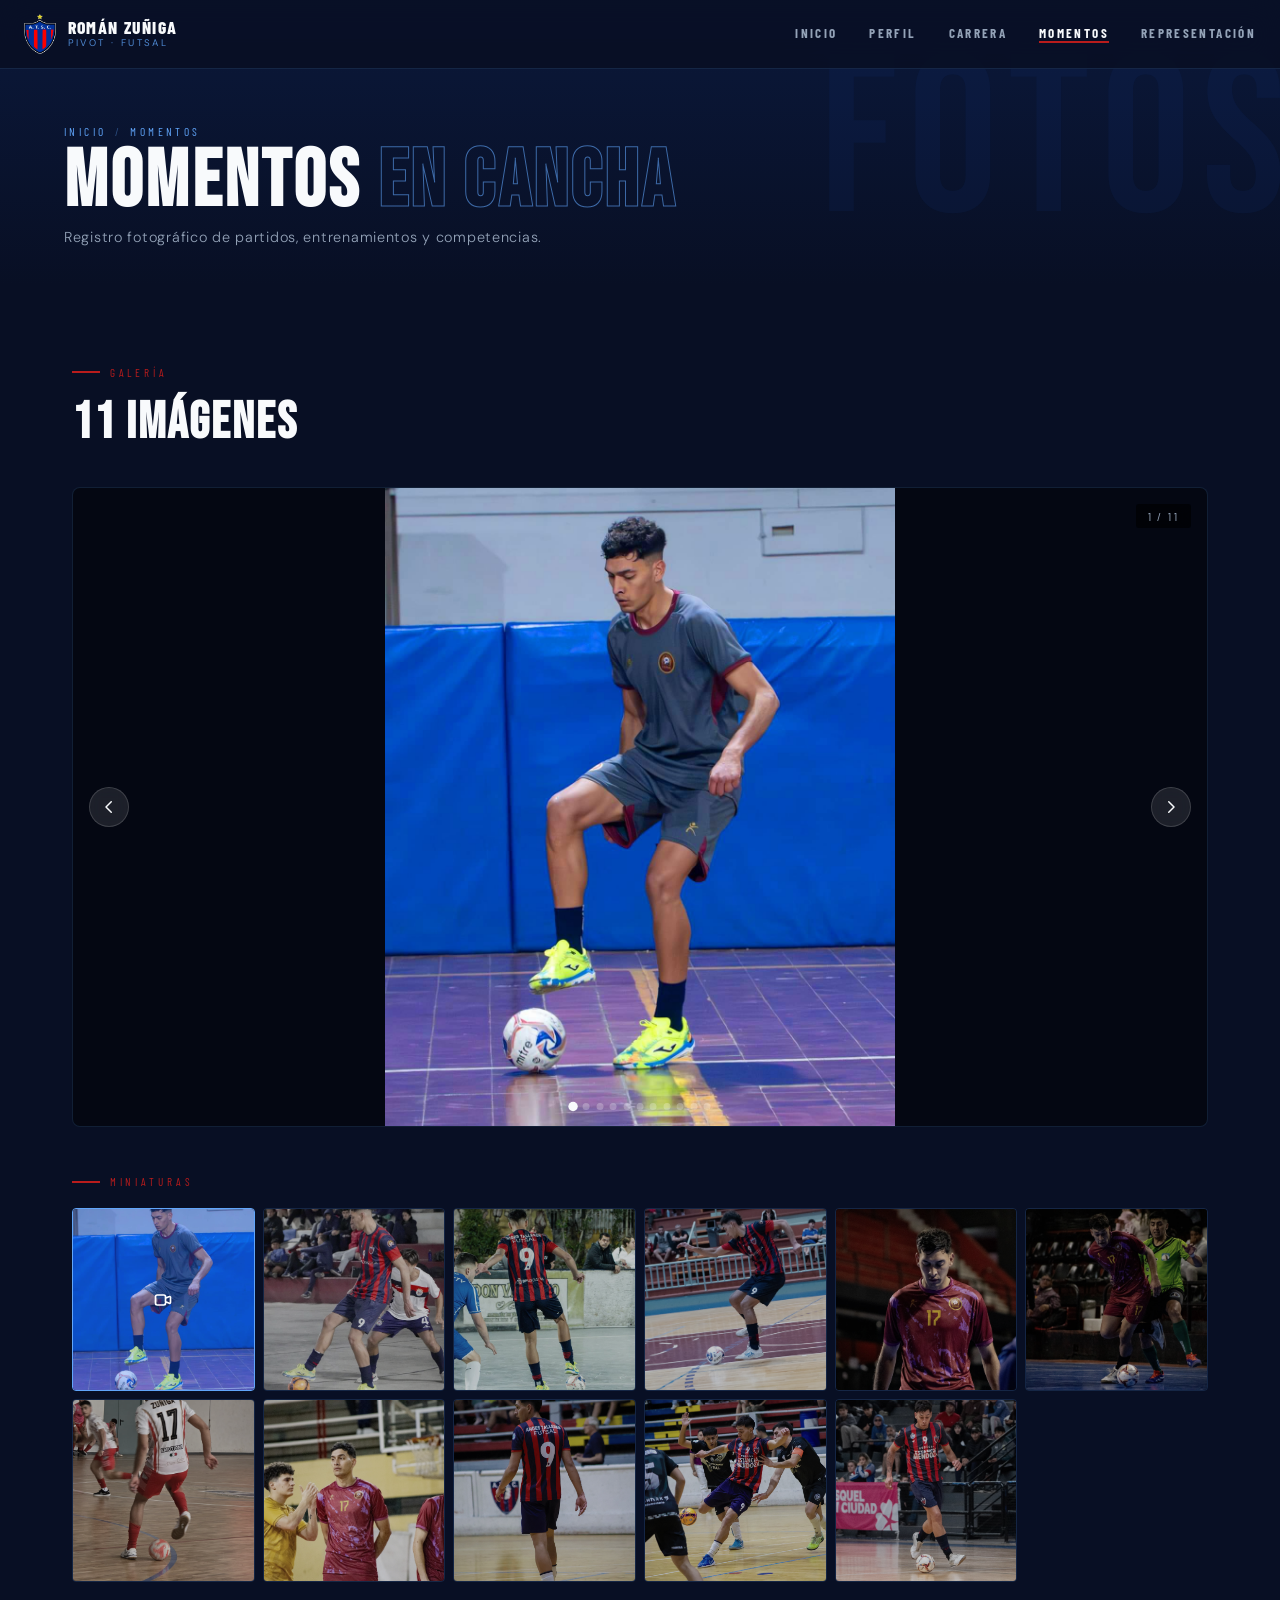
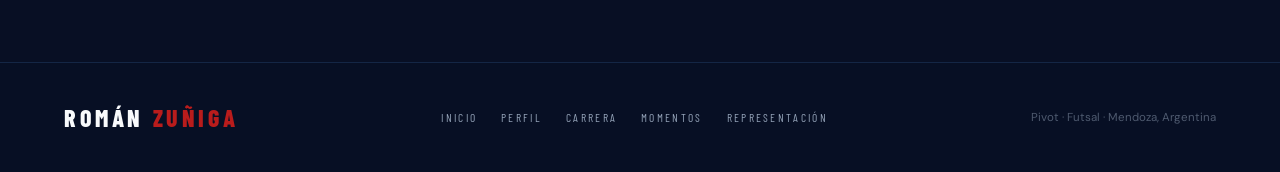
<file: galeria.html>
<!DOCTYPE html>
<html lang="es">
<head>
    <meta charset="UTF-8">
    <meta name="viewport" content="width=device-width, initial-scale=1.0">
    <title>Momentos · Román Zuñiga</title>
    <meta name="description" content="Galería de imágenes de Román Zuñiga, pivot de futsal.">
    <link rel="stylesheet" href="style.css">
    <style>
        /* Carrusel principal */
        .carousel-wrap {
            position: relative;
            background: rgba(0,0,0,0.5);
            border: 1px solid var(--borde);
            border-radius: 8px; overflow: hidden;
            height: clamp(280px, 55vw, 640px);
            margin-bottom: 3rem;
        }
        .carousel-track {
            display: flex; height: 100%;
            overflow-x: scroll; scroll-snap-type: x mandatory;
            scrollbar-width: none; -ms-overflow-style: none;
            cursor: grab;
        }
        .carousel-track::-webkit-scrollbar { display: none; }
        .carousel-track:active { cursor: grabbing; }
        .c-slide {
            flex-shrink: 0; width: 100%; height: 100%;
            scroll-snap-align: center;
            display: flex; align-items: center; justify-content: center;
            position: relative;
        }
        .c-slide img {
            max-width: 100%; max-height: 100%;
            object-fit: contain;
        }
        /* Contador de slide */
        .slide-counter {
            position: absolute; top: 1rem; right: 1rem;
            background: rgba(0,0,0,0.6); backdrop-filter: blur(8px);
            padding: 0.3rem 0.75rem; border-radius: 3px;
            font-family: 'Barlow Condensed', sans-serif;
            font-size: 0.75rem; letter-spacing: 0.2em; color: var(--gris-400);
            z-index: 10;
        }
        /* Botones */
        .c-btn {
            position: absolute; top: 50%; transform: translateY(-50%);
            z-index: 10;
            background: rgba(255,255,255,0.1);
            border: 1px solid rgba(255,255,255,0.15);
            color: var(--blanco); width: 40px; height: 40px;
            border-radius: 50%; cursor: pointer;
            display: flex; align-items: center; justify-content: center;
            transition: background 0.3s, border-color 0.3s;
            backdrop-filter: blur(8px);
        }
        .c-btn:hover { background: rgba(255,255,255,0.25); border-color: rgba(255,255,255,0.4); }
        .c-btn svg { width: 18px; height: 18px; }
        #prevBtn { left: 1rem; }
        #nextBtn { right: 1rem; }
        /* Dots */
        #carouselDots {
            position: absolute; bottom: 1rem; left: 50%;
            transform: translateX(-50%);
            display: flex; gap: 0.4rem; z-index: 10;
            flex-wrap: wrap; justify-content: center;
            max-width: calc(100% - 6rem);
        }
        .c-dot {
            width: 7px; height: 7px; border-radius: 50%;
            background: rgba(255,255,255,0.25);
            border: none; cursor: pointer;
            transition: background 0.3s, transform 0.3s;
        }
        .c-dot.active { background: var(--blanco); transform: scale(1.35); }

        /* Grid de thumbnails */
        .thumb-grid {
            display: grid;
            grid-template-columns: repeat(3, 1fr);
            gap: 0.5rem;
        }
        .thumb-item {
            aspect-ratio: 1;
            overflow: hidden; border-radius: 4px;
            border: 1px solid var(--borde);
            cursor: pointer; position: relative;
            transition: border-color 0.3s;
        }
        .thumb-item:hover { border-color: rgba(37,99,235,0.5); }
        .thumb-item.active { border-color: var(--azul-claro); }
        .thumb-item img {
            width: 100%; height: 100%;
            object-fit: cover;
            transition: transform 0.4s var(--ease), filter 0.4s;
            filter: grayscale(0.3) brightness(0.8);
        }
        .thumb-item:hover img { transform: scale(1.07); filter: grayscale(0) brightness(1); }
        .thumb-item.active img { filter: grayscale(0) brightness(1); }
        .thumb-overlay {
            position: absolute; inset: 0;
            background: rgba(37,99,235,0.3);
            display: flex; align-items: center; justify-content: center;
            opacity: 0; transition: opacity 0.3s;
        }
        .thumb-item.active .thumb-overlay { opacity: 1; }
        .thumb-overlay svg { width: 20px; height: 20px; color: white; }

        @media (min-width: 640px) {
            .thumb-grid { grid-template-columns: repeat(4, 1fr); }
        }
        @media (min-width: 1024px) {
            .thumb-grid { grid-template-columns: repeat(6, 1fr); }
        }
    </style>
</head>
<body>

<nav id="navbar" class="navbar">
    <div class="nav-inner">
        <a href="index.html" class="nav-brand">
            <img src="assets/Talleres_Futsal.png" alt="Logo" class="nav-logo" onerror="this.style.display='none'">
            <div class="nav-brand-text">
                <span class="nav-brand-name">Román Zuñiga</span>
                <span class="nav-brand-tag">Pivot · Futsal</span>
            </div>
        </a>
        <div class="nav-links" id="navLinks">
            <a href="index.html"    class="nav-link">Inicio</a>
            <a href="perfil.html"   class="nav-link">Perfil</a>
            <a href="carrera.html"  class="nav-link">Carrera</a>
            <a href="galeria.html"  class="nav-link">Momentos</a>
            <a href="contacto.html" class="nav-link">Representación</a>
        </div>
        <button class="hamburger" id="hamburgerBtn" aria-label="Abrir menú" aria-expanded="false">
            <span></span><span></span><span></span>
        </button>
    </div>
    <div class="mobile-menu" id="mobileMenu">
        <a href="index.html"    class="mobile-link">Inicio</a>
        <a href="perfil.html"   class="mobile-link">Perfil</a>
        <a href="carrera.html"  class="mobile-link">Carrera</a>
        <a href="galeria.html"  class="mobile-link active">Momentos</a>
        <a href="contacto.html" class="mobile-link">Representación</a>
    </div>
</nav>

<div class="page-header" data-title="FOTOS">
    <div class="page-header-inner">
        <p class="page-breadcrumb">
            <a href="index.html">Inicio</a><span>/</span>Momentos
        </p>
        <h1 class="page-title">Momentos <em>en Cancha</em></h1>
        <p class="page-subtitle">Registro fotográfico de partidos, entrenamientos y competencias.</p>
    </div>
</div>

<main>
    <section class="section">
        <div class="container">

            <p class="section-label reveal">Galería</p>
            <h2 class="section-title reveal d1">11 Imágenes</h2>

            <!-- Carrusel -->
            <div class="carousel-wrap reveal d2">
                <div class="slide-counter" id="slideCounter">1 / 11</div>
                <div class="carousel-track" id="carouselTrack">
                    <div class="c-slide"><img src="assets/carrusel1.jpeg"  alt="Foto 1"  onerror="this.closest('.c-slide').style.display='none'"></div>
                    <div class="c-slide"><img src="assets/carrusel2.jpeg"  alt="Foto 2"  onerror="this.closest('.c-slide').style.display='none'"></div>
                    <div class="c-slide"><img src="assets/carrusel3.jpeg"  alt="Foto 3"  onerror="this.closest('.c-slide').style.display='none'"></div>
                    <div class="c-slide"><img src="assets/carrusel4.jpeg"  alt="Foto 4"  onerror="this.closest('.c-slide').style.display='none'"></div>
                    <div class="c-slide"><img src="assets/carrusel5.jpeg"  alt="Foto 5"  onerror="this.closest('.c-slide').style.display='none'"></div>
                    <div class="c-slide"><img src="assets/carrusel6.jpeg"  alt="Foto 6"  onerror="this.closest('.c-slide').style.display='none'"></div>
                    <div class="c-slide"><img src="assets/carrusel7.jpeg"  alt="Foto 7"  onerror="this.closest('.c-slide').style.display='none'"></div>
                    <div class="c-slide"><img src="assets/carrusel8.jpeg"  alt="Foto 8"  onerror="this.closest('.c-slide').style.display='none'"></div>
                    <div class="c-slide"><img src="assets/carrusel9.jpeg"  alt="Foto 9"  onerror="this.closest('.c-slide').style.display='none'"></div>
                    <div class="c-slide"><img src="assets/carrusel10.jpeg" alt="Foto 10" onerror="this.closest('.c-slide').style.display='none'"></div>
                    <div class="c-slide"><img src="assets/carrusel11.jpeg" alt="Foto 11" onerror="this.closest('.c-slide').style.display='none'"></div>
                </div>
                <button class="c-btn" id="prevBtn" aria-label="Anterior">
                    <svg viewBox="0 0 24 24" fill="none" stroke="currentColor" stroke-width="2">
                        <path stroke-linecap="round" stroke-linejoin="round" d="M15 19l-7-7 7-7"/>
                    </svg>
                </button>
                <button class="c-btn" id="nextBtn" aria-label="Siguiente">
                    <svg viewBox="0 0 24 24" fill="none" stroke="currentColor" stroke-width="2">
                        <path stroke-linecap="round" stroke-linejoin="round" d="M9 5l7 7-7 7"/>
                    </svg>
                </button>
                <div id="carouselDots"></div>
            </div>

            <!-- Grid de thumbnails -->
            <p class="section-label reveal">Miniaturas</p>
            <div class="thumb-grid reveal d1" id="thumbGrid">
                <!-- Se genera con JS -->
            </div>

        </div>
    </section>
</main>

<footer>
    <div class="footer-inner">
        <div class="footer-brand">Román <span>Zuñiga</span></div>
        <nav class="footer-nav">
            <a href="index.html">Inicio</a>
            <a href="perfil.html">Perfil</a>
            <a href="carrera.html">Carrera</a>
            <a href="galeria.html">Momentos</a>
            <a href="contacto.html">Representación</a>
        </nav>
        <p class="footer-copy">Pivot · Futsal · Mendoza, Argentina</p>
    </div>
</footer>

<script src="app.js"></script>
<script>
    // Thumbnails con sync al carrusel
    document.addEventListener('DOMContentLoaded', () => {
        const total = 11;
        const grid  = document.getElementById('thumbGrid');
        const track = document.getElementById('carouselTrack');
        const counter = document.getElementById('slideCounter');
        let current = 0;

        for (let i = 1; i <= total; i++) {
            const item = document.createElement('div');
            item.className = 'thumb-item' + (i === 1 ? ' active' : '');
            item.innerHTML = `
                <img src="assets/carrusel${i}.jpeg" alt="Foto ${i}"
                     onerror="this.closest('.thumb-item').style.display='none'">
                <div class="thumb-overlay">
                    <svg viewBox="0 0 24 24" fill="none" stroke="currentColor" stroke-width="2">
                        <path stroke-linecap="round" stroke-linejoin="round" d="M15 10l4.553-2.069A1 1 0 0121 8.87V15.13a1 1 0 01-1.447.9L15 14M3 8a2 2 0 012-2h8a2 2 0 012 2v8a2 2 0 01-2 2H5a2 2 0 01-2-2V8z"/>
                    </svg>
                </div>
            `;
            item.addEventListener('click', () => {
                const idx = i - 1;
                track.scrollTo({ left: idx * track.offsetWidth, behavior: 'smooth' });
                updateActive(idx);
            });
            grid.appendChild(item);
        }

        function updateActive(idx) {
            current = idx;
            grid.querySelectorAll('.thumb-item').forEach((el, i) => {
                el.classList.toggle('active', i === idx);
            });
            if (counter) counter.textContent = `${idx + 1} / ${total}`;
        }

        // Sync scroll del track
        let st;
        track.addEventListener('scroll', () => {
            clearTimeout(st);
            st = setTimeout(() => {
                const w = track.offsetWidth;
                if (w) updateActive(Math.round(track.scrollLeft / w));
            }, 60);
        }, { passive: true });
    });
</script>
</body>
</html>
</file>
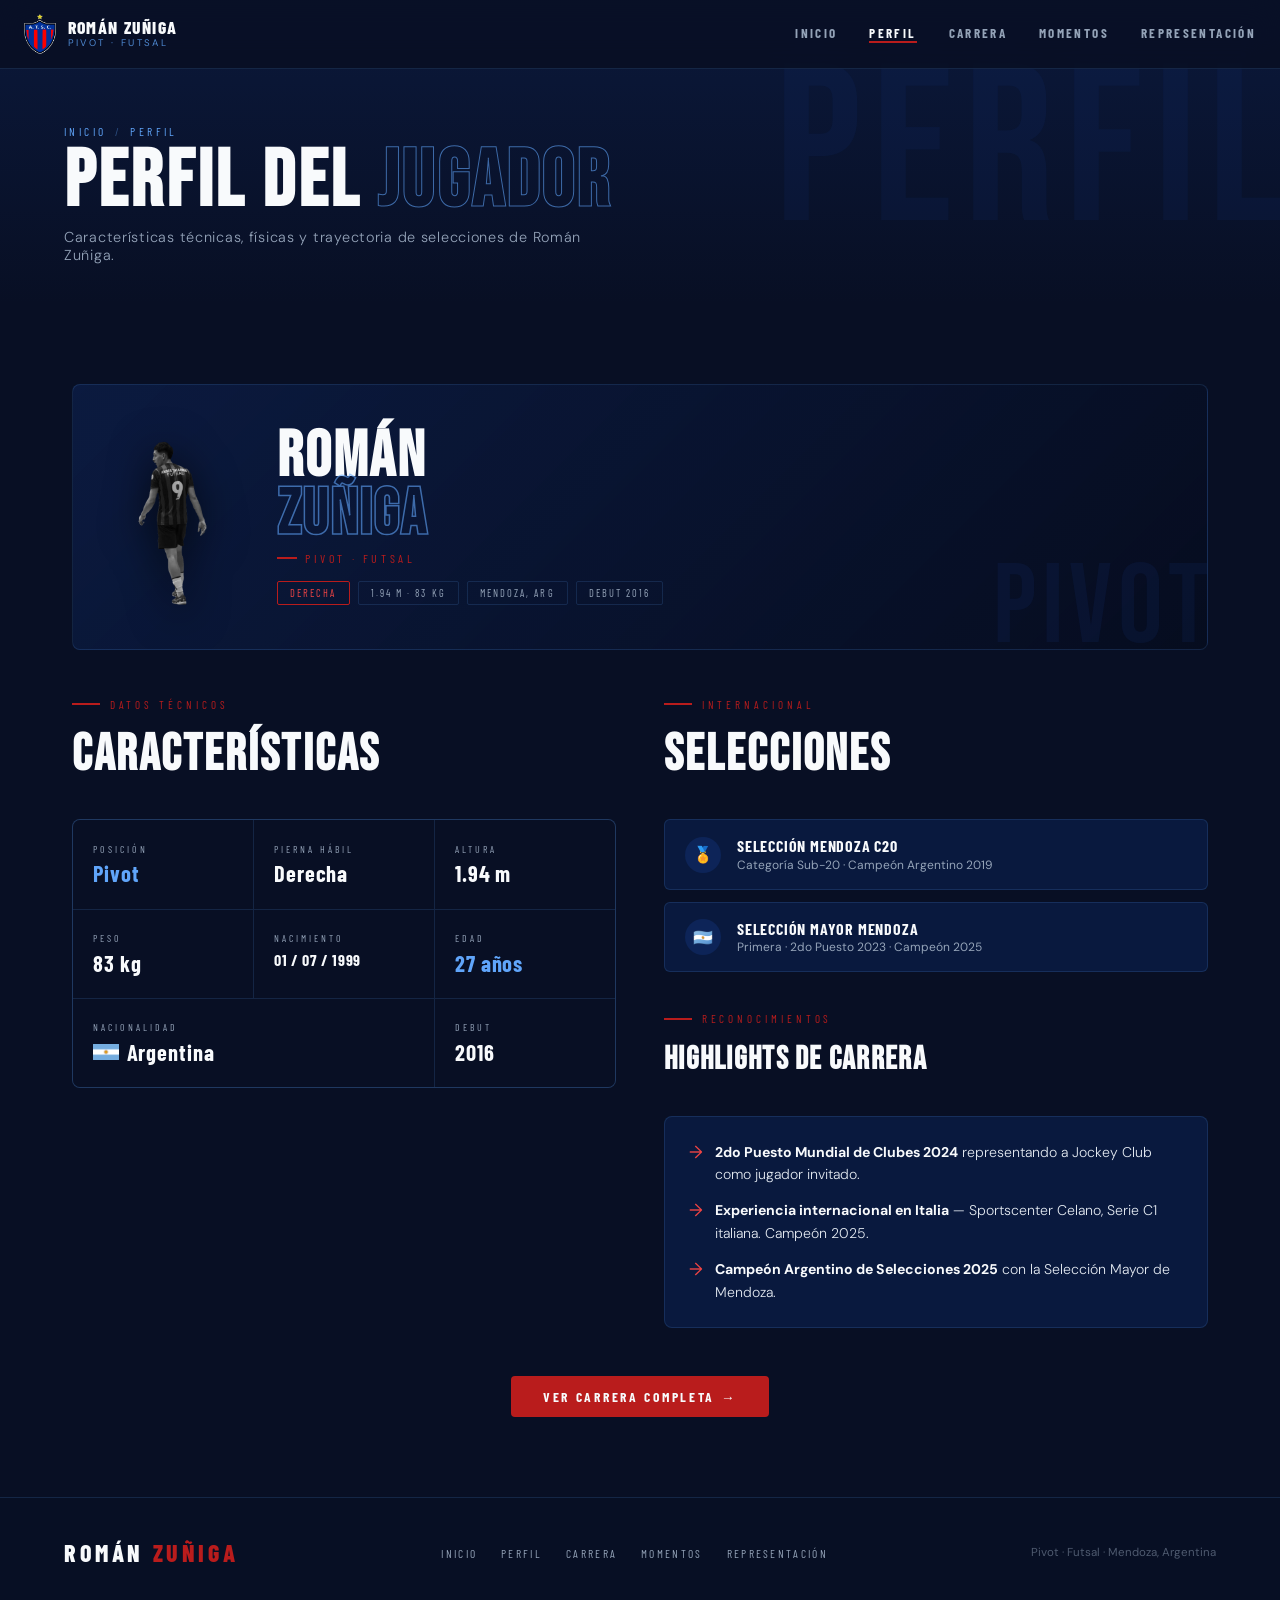
<file: perfil.html>
<!DOCTYPE html>
<html lang="es">
<head>
    <meta charset="UTF-8">
    <meta name="viewport" content="width=device-width, initial-scale=1.0">
    <title>Perfil · Román Zuñiga</title>
    <meta name="description" content="Perfil técnico de Román Zuñiga — pivot de futsal, Mendoza, Argentina.">
    <link rel="stylesheet" href="style.css">
    <style>
        /* ── Perfil específico ── */
        .perfil-layout {
            display: grid;
            grid-template-columns: 1fr;
            gap: 3rem;
        }

        /* Bloque de foto + nombre */
        .perfil-hero {
            position: relative;
            background: linear-gradient(135deg, rgba(19,53,128,0.3), rgba(6,12,30,0.8));
            border: 1px solid var(--borde);
            border-radius: 8px;
            padding: 2rem;
            display: flex; align-items: center;
            gap: 2rem; overflow: hidden;
        }
        .perfil-hero::before {
            content: 'PIVOT';
            position: absolute; right: -0.5rem; bottom: -1rem;
            font-family: 'Bebas Neue', sans-serif;
            font-size: 7rem; line-height: 1;
            color: rgba(37,99,235,0.07);
            pointer-events: none; user-select: none;
            letter-spacing: 0.05em;
        }
        .perfil-photo {
            flex-shrink: 0;
            width: clamp(90px, 20vw, 140px);
            height: clamp(130px, 28vw, 200px);
            object-fit: contain; object-position: top center;
            filter: grayscale(1) drop-shadow(0 8px 20px rgba(0,0,0,0.7));
            border-radius: 4px;
        }
        .perfil-hero-info { flex: 1; }
        .perfil-hero-name {
            font-family: 'Bebas Neue', sans-serif;
            font-size: clamp(2rem, 7vw, 4rem);
            line-height: 0.9; letter-spacing: 0.03em;
            text-transform: uppercase;
        }
        .perfil-hero-name em {
            font-style: normal; color: transparent;
            -webkit-text-stroke: 1.5px rgba(96,165,250,0.6);
        }
        .perfil-hero-pos {
            font-family: 'Barlow Condensed', sans-serif;
            font-size: 0.75rem; letter-spacing: 0.3em;
            text-transform: uppercase; color: var(--rojo);
            margin-top: 0.5rem;
            display: flex; align-items: center; gap: 0.5rem;
        }
        .perfil-hero-pos::before {
            content: ''; display: block;
            width: 20px; height: 2px; background: var(--rojo);
        }
        .perfil-hero-tags {
            display: flex; flex-wrap: wrap; gap: 0.5rem;
            margin-top: 1rem;
        }
        .tag {
            font-family: 'Barlow Condensed', sans-serif;
            font-size: 0.65rem; letter-spacing: 0.2em;
            text-transform: uppercase;
            padding: 0.3rem 0.75rem;
            border-radius: 2px;
            border: 1px solid var(--borde);
            color: var(--gris-400);
        }
        .tag.highlight { border-color: var(--rojo); color: var(--rojo-vivo); }

        /* Grid de datos */
        .datos-grid {
            display: grid;
            grid-template-columns: repeat(2, 1fr);
            gap: 1px;
            background: var(--borde);
            border: 1px solid var(--borde);
            border-radius: 8px; overflow: hidden;
        }
        .dato {
            background: var(--fondo);
            padding: 1.4rem 1.25rem;
            display: flex; flex-direction: column;
            gap: 0.35rem;
            transition: background 0.3s;
        }
        .dato:hover { background: rgba(19,53,128,0.2); }
        .dato-lbl {
            font-family: 'Barlow Condensed', sans-serif;
            font-size: 0.62rem; letter-spacing: 0.3em;
            text-transform: uppercase; color: var(--gris-400);
        }
        .dato-val {
            font-family: 'Barlow Condensed', sans-serif;
            font-size: 1.4rem; font-weight: 700;
            letter-spacing: 0.04em;
            color: var(--blanco);
        }
        .dato-val.accent { color: var(--azul-claro); }
        .flag-row { display: flex; align-items: center; gap: 0.5rem; }
        .flag { height: 16px; width: auto; }

        /* Sección selecciones */
        .sel-list { display: flex; flex-direction: column; gap: 0.75rem; }
        .sel-item {
            background: var(--card);
            border: 1px solid var(--borde);
            border-radius: 6px;
            padding: 1rem 1.25rem;
            display: flex; align-items: center;
            gap: 1rem; transition: border-color 0.3s;
        }
        .sel-item:hover { border-color: rgba(37,99,235,0.4); }
        .sel-badge {
            flex-shrink: 0;
            width: 36px; height: 36px;
            background: rgba(37,99,235,0.15);
            border-radius: 50%;
            display: flex; align-items: center; justify-content: center;
            font-size: 1rem;
        }
        .sel-name {
            font-family: 'Barlow Condensed', sans-serif;
            font-size: 1rem; font-weight: 700;
            letter-spacing: 0.05em; text-transform: uppercase;
            color: var(--blanco);
        }
        .sel-detail {
            font-size: 0.75rem; color: var(--gris-400);
            margin-top: 0.1rem;
        }

        @media (min-width: 640px) {
            .datos-grid { grid-template-columns: repeat(3, 1fr); }
        }
        @media (min-width: 1024px) {
            .perfil-layout { grid-template-columns: 1fr 1fr; }
        }
    </style>
</head>
<body>

<nav id="navbar" class="navbar">
    <div class="nav-inner">
        <a href="index.html" class="nav-brand">
            <img src="assets/Talleres_Futsal.png" alt="Logo" class="nav-logo" onerror="this.style.display='none'">
            <div class="nav-brand-text">
                <span class="nav-brand-name">Román Zuñiga</span>
                <span class="nav-brand-tag">Pivot · Futsal</span>
            </div>
        </a>
        <div class="nav-links" id="navLinks">
            <a href="index.html"    class="nav-link">Inicio</a>
            <a href="perfil.html"   class="nav-link">Perfil</a>
            <a href="carrera.html"  class="nav-link">Carrera</a>
            <a href="galeria.html"  class="nav-link">Momentos</a>
            <a href="contacto.html" class="nav-link">Representación</a>
        </div>
        <button class="hamburger" id="hamburgerBtn" aria-label="Abrir menú" aria-expanded="false">
            <span></span><span></span><span></span>
        </button>
    </div>
    <div class="mobile-menu" id="mobileMenu">
        <a href="index.html"    class="mobile-link">Inicio</a>
        <a href="perfil.html"   class="mobile-link active">Perfil</a>
        <a href="carrera.html"  class="mobile-link">Carrera</a>
        <a href="galeria.html"  class="mobile-link">Momentos</a>
        <a href="contacto.html" class="mobile-link">Representación</a>
    </div>
</nav>

<div class="page-header" data-title="PERFIL">
    <div class="page-header-inner">
        <p class="page-breadcrumb">
            <a href="index.html">Inicio</a>
            <span>/</span>
            Perfil
        </p>
        <h1 class="page-title">Perfil del <em>Jugador</em></h1>
        <p class="page-subtitle">Características técnicas, físicas y trayectoria de selecciones de Román Zuñiga.</p>
    </div>
</div>

<main>
    <section class="section">
        <div class="container">

            <!-- Bloque presentación -->
            <div class="perfil-hero reveal" style="margin-bottom: 3rem;">
                <img src="assets/roman.png" alt="Román Zuñiga" class="perfil-photo" onerror="this.style.display='none'">
                <div class="perfil-hero-info">
                    <h2 class="perfil-hero-name">Román<br><em>Zuñiga</em></h2>
                    <p class="perfil-hero-pos">Pivot · Futsal</p>
                    <div class="perfil-hero-tags">
                        <span class="tag highlight">Derecha</span>
                        <span class="tag">1.94 m · 83 kg</span>
                        <span class="tag">Mendoza, ARG</span>
                        <span class="tag">Debut 2016</span>
                    </div>
                </div>
            </div>

            <div class="perfil-layout">
                <!-- Columna izquierda -->
                <div>
                    <p class="section-label reveal">Datos técnicos</p>
                    <h2 class="section-title reveal d1">Características</h2>

                    <div class="datos-grid reveal d2">
                        <div class="dato">
                            <span class="dato-lbl">Posición</span>
                            <span class="dato-val accent">Pivot</span>
                        </div>
                        <div class="dato">
                            <span class="dato-lbl">Pierna hábil</span>
                            <span class="dato-val">Derecha</span>
                        </div>
                        <div class="dato">
                            <span class="dato-lbl">Altura</span>
                            <span class="dato-val">1.94 m</span>
                        </div>
                        <div class="dato">
                            <span class="dato-lbl">Peso</span>
                            <span class="dato-val">83 kg</span>
                        </div>
                        <div class="dato">
                            <span class="dato-lbl">Nacimiento</span>
                            <span class="dato-val" style="font-size:1rem;">01 / 07 / 1999</span>
                        </div>
                        <div class="dato">
                            <span class="dato-lbl">Edad</span>
                            <span class="dato-val accent"><span id="playerAge">26</span> años</span>
                        </div>
                        <div class="dato" style="grid-column: span 2;">
                            <span class="dato-lbl">Nacionalidad</span>
                            <span class="dato-val">
                                <span class="flag-row">
                                    <img src="assets/banderaArgentina-87dabfa7.png" alt="ARG" class="flag" onerror="this.style.display='none'">
                                    Argentina
                                </span>
                            </span>
                        </div>
                        <div class="dato">
                            <span class="dato-lbl">Debut</span>
                            <span class="dato-val">2016</span>
                        </div>
                    </div>
                </div>

                <!-- Columna derecha -->
                <div>
                    <p class="section-label reveal">Internacional</p>
                    <h2 class="section-title reveal d1">Selecciones</h2>

                    <div class="sel-list reveal d2">
                        <div class="sel-item">
                            <div class="sel-badge">🏅</div>
                            <div>
                                <p class="sel-name">Selección Mendoza C20</p>
                                <p class="sel-detail">Categoría Sub-20 · Campeón Argentino 2019</p>
                            </div>
                        </div>
                        <div class="sel-item">
                            <div class="sel-badge">🇦🇷</div>
                            <div>
                                <p class="sel-name">Selección Mayor Mendoza</p>
                                <p class="sel-detail">Primera · 2do Puesto 2023 · Campeón 2025</p>
                            </div>
                        </div>
                    </div>

                    <div style="margin-top: 2.5rem;">
                        <p class="section-label reveal">Reconocimientos</p>
                        <h3 class="section-title reveal d1" style="font-size: clamp(1.4rem,3vw,2rem);">Highlights de Carrera</h3>
                        <div class="reveal d2" style="
                            background: var(--card); border: 1px solid var(--borde);
                            border-radius: 8px; padding: 1.5rem;
                            display: flex; flex-direction: column; gap: 0.85rem;
                        ">
                            <div style="display:flex;gap:0.75rem;align-items:flex-start;">
                                <span style="color:var(--rojo-vivo);font-size:1.1rem;flex-shrink:0">→</span>
                                <p style="font-size:0.88rem;color:var(--gris-100);font-weight:300;line-height:1.6;">
                                    <strong style="color:var(--blanco);">2do Puesto Mundial de Clubes 2024</strong> representando a Jockey Club como jugador invitado.
                                </p>
                            </div>
                            <div style="display:flex;gap:0.75rem;align-items:flex-start;">
                                <span style="color:var(--rojo-vivo);font-size:1.1rem;flex-shrink:0">→</span>
                                <p style="font-size:0.88rem;color:var(--gris-100);font-weight:300;line-height:1.6;">
                                    <strong style="color:var(--blanco);">Experiencia internacional en Italia</strong> — Sportscenter Celano, Serie C1 italiana. Campeón 2025.
                                </p>
                            </div>
                            <div style="display:flex;gap:0.75rem;align-items:flex-start;">
                                <span style="color:var(--rojo-vivo);font-size:1.1rem;flex-shrink:0">→</span>
                                <p style="font-size:0.88rem;color:var(--gris-100);font-weight:300;line-height:1.6;">
                                    <strong style="color:var(--blanco);">Campeón Argentino de Selecciones 2025</strong> con la Selección Mayor de Mendoza.
                                </p>
                            </div>
                        </div>
                    </div>
                </div>
            </div>

            <!-- CTA -->
            <div class="reveal" style="margin-top:3rem;text-align:center;">
                <a href="carrera.html" class="btn btn-primary">Ver Carrera Completa →</a>
            </div>
        </div>
    </section>
</main>

<footer>
    <div class="footer-inner">
        <div class="footer-brand">Román <span>Zuñiga</span></div>
        <nav class="footer-nav">
            <a href="index.html">Inicio</a>
            <a href="perfil.html">Perfil</a>
            <a href="carrera.html">Carrera</a>
            <a href="galeria.html">Momentos</a>
            <a href="contacto.html">Representación</a>
        </nav>
        <p class="footer-copy">Pivot · Futsal · Mendoza, Argentina</p>
    </div>
</footer>

<script src="app.js"></script>
</body>
</html>
</file>
<file: style.css>
/* ============================================
   ROMÁN ZUÑIGA — FICHA DEPORTIVA
   Estética: Editorial / Magazine Deportivo
   Tipografía: Barlow Condensed + DM Sans
   ============================================ */

@import url('https://fonts.googleapis.com/css2?family=Barlow+Condensed:ital,wght@0,400;0,600;0,700;0,800;0,900;1,700&family=DM+Sans:wght@300;400;500;600&family=Bebas+Neue&display=swap');

/* ── Variables ── */
:root {
    --azul:       #0b1f4a;
    --azul-med:   #133580;
    --azul-acento:#2563eb;
    --azul-claro: #60a5fa;
    --rojo:       #b91c1c;
    --rojo-vivo:  #ef4444;
    --blanco:     #f8fafc;
    --gris-100:   #e2e8f0;
    --gris-400:   #94a3b8;
    --gris-700:   #334155;
    --fondo:      #080f24;
    --card:       rgba(11, 31, 74, 0.7);
    --borde:      rgba(96, 165, 250, 0.15);
    --font-display: 'Bebas Neue', sans-serif;
    --font-cond:    'Barlow Condensed', sans-serif;
    --font-body:    'DM Sans', sans-serif;
    --ease:       cubic-bezier(0.25, 0.46, 0.45, 0.94);
}

/* ── Reset ── */
*, *::before, *::after { box-sizing: border-box; margin: 0; padding: 0; }
html { scroll-behavior: smooth; font-size: 16px; }
body {
    font-family: var(--font-body);
    background: var(--fondo);
    color: var(--blanco);
    overflow-x: hidden;
    min-height: 100vh;
}
a { color: inherit; text-decoration: none; }
img { max-width: 100%; display: block; }
ul { list-style: none; }

/* ============================================
   NAVBAR
   ============================================ */
.navbar {
    position: fixed; top: 0; left: 0; width: 100%;
    z-index: 200;
    background: rgba(8, 15, 36, 0.88);
    backdrop-filter: blur(16px);
    border-bottom: 1px solid var(--borde);
    transition: box-shadow 0.3s;
}
.navbar.scrolled {
    box-shadow: 0 2px 24px rgba(0,0,0,0.5);
    border-bottom-color: rgba(185, 28, 28, 0.35);
}
.nav-inner {
    max-width: 1400px; margin: 0 auto;
    display: flex; align-items: center;
    justify-content: space-between;
    height: 68px; padding: 0 1.5rem;
}
.nav-brand {
    display: flex; align-items: center; gap: 0.75rem;
}
.nav-logo {
    height: 40px; width: auto; object-fit: contain;
}
.nav-brand-text {
    display: flex; flex-direction: column; gap: 0;
}
.nav-brand-name {
    font-family: var(--font-cond);
    font-size: 1.1rem; font-weight: 800;
    letter-spacing: 0.08em; text-transform: uppercase;
    line-height: 1;
}
.nav-brand-tag {
    font-family: var(--font-body);
    font-size: 0.6rem; font-weight: 400;
    letter-spacing: 0.25em; text-transform: uppercase;
    color: var(--azul-claro); opacity: 0.8;
}
.nav-links {
    display: none; align-items: center; gap: 2rem;
}
.nav-link {
    font-family: var(--font-cond);
    font-size: 0.82rem; font-weight: 700;
    letter-spacing: 0.18em; text-transform: uppercase;
    color: var(--gris-400); transition: color 0.25s;
    position: relative; padding-bottom: 2px;
}
.nav-link::after {
    content: ''; position: absolute;
    bottom: 0; left: 0; width: 0; height: 2px;
    background: var(--rojo); transition: width 0.3s var(--ease);
}
.nav-link:hover { color: var(--blanco); }
.nav-link:hover::after { width: 100%; }
.nav-link.active { color: var(--blanco); }
.nav-link.active::after { width: 100%; }

/* Hamburger */
.hamburger {
    display: flex; flex-direction: column;
    justify-content: center; gap: 5px;
    background: none; border: none;
    cursor: pointer; padding: 0.5rem;
}
.hamburger span {
    display: block; width: 22px; height: 2px;
    background: var(--blanco); border-radius: 2px;
    transition: all 0.3s var(--ease);
}
.hamburger.open span:nth-child(1) { transform: translateY(7px) rotate(45deg); }
.hamburger.open span:nth-child(2) { opacity: 0; }
.hamburger.open span:nth-child(3) { transform: translateY(-7px) rotate(-45deg); }

/* Mobile menu */
.mobile-menu {
    display: flex; flex-direction: column;
    max-height: 0; overflow: hidden;
    transition: max-height 0.4s var(--ease);
    background: rgba(6, 12, 30, 0.98);
    backdrop-filter: blur(20px);
    border-top: 1px solid var(--borde);
}
.mobile-menu.open { max-height: 400px; }
.mobile-link {
    display: block; padding: 1rem 1.5rem;
    font-family: var(--font-cond);
    font-size: 0.9rem; font-weight: 700;
    letter-spacing: 0.2em; text-transform: uppercase;
    color: var(--gris-400);
    border-bottom: 1px solid rgba(96, 165, 250, 0.07);
    transition: color 0.2s, background 0.2s;
    position: relative;
}
.mobile-link::before {
    content: ''; position: absolute;
    left: 0; top: 0; height: 100%; width: 3px;
    background: var(--rojo); transform: scaleY(0);
    transition: transform 0.25s;
}
.mobile-link:hover { color: var(--blanco); background: rgba(37, 99, 235, 0.06); }
.mobile-link:hover::before { transform: scaleY(1); }
.mobile-menu.open .mobile-link {
    animation: mobileSlide 0.3s ease forwards; opacity: 0;
}
.mobile-menu.open .mobile-link:nth-child(1) { animation-delay: 0.04s; }
.mobile-menu.open .mobile-link:nth-child(2) { animation-delay: 0.08s; }
.mobile-menu.open .mobile-link:nth-child(3) { animation-delay: 0.12s; }
.mobile-menu.open .mobile-link:nth-child(4) { animation-delay: 0.16s; }
.mobile-menu.open .mobile-link:nth-child(5) { animation-delay: 0.20s; }
@keyframes mobileSlide {
    from { opacity: 0; transform: translateX(-10px); }
    to   { opacity: 1; transform: translateX(0); }
}

/* ============================================
   PAGE HEADER (reutilizable en páginas internas)
   ============================================ */
.page-header {
    padding-top: 68px;
    background: linear-gradient(180deg, rgba(19,53,128,0.25) 0%, transparent 100%);
    position: relative; overflow: hidden;
}
.page-header::before {
    content: attr(data-title);
    position: absolute; right: -1rem; top: 50%;
    transform: translateY(-50%);
    font-family: var(--font-display);
    font-size: clamp(6rem, 18vw, 14rem);
    font-weight: 400; letter-spacing: 0.05em;
    color: rgba(37, 99, 235, 0.06);
    white-space: nowrap; pointer-events: none;
    user-select: none;
}
.page-header-inner {
    max-width: 1200px; margin: 0 auto;
    padding: 3.5rem 1.5rem 2.5rem;
    display: flex; flex-direction: column; gap: 0.5rem;
}
.page-breadcrumb {
    font-family: var(--font-cond);
    font-size: 0.72rem; letter-spacing: 0.3em;
    text-transform: uppercase; color: var(--azul-claro);
    display: flex; align-items: center; gap: 0.5rem;
}
.page-breadcrumb a { transition: color 0.2s; }
.page-breadcrumb a:hover { color: var(--blanco); }
.page-breadcrumb span { opacity: 0.4; }
.page-title {
    font-family: var(--font-display);
    font-size: clamp(2.8rem, 7vw, 5rem);
    line-height: 0.92; text-transform: uppercase;
    letter-spacing: 0.04em;
}
.page-title em {
    font-style: normal;
    -webkit-text-stroke: 1px rgba(96,165,250,0.6);
    color: transparent;
}
.page-subtitle {
    font-family: var(--font-body);
    font-size: 0.9rem; color: var(--gris-400);
    font-weight: 300; letter-spacing: 0.05em;
    max-width: 520px;
}

/* ============================================
   LAYOUT COMPARTIDO
   ============================================ */
.container {
    max-width: 1200px; margin: 0 auto;
    padding: 0 1.5rem;
}
.section { padding: 4rem 0; }
.section-label {
    font-family: var(--font-cond);
    font-size: 0.7rem; letter-spacing: 0.35em;
    text-transform: uppercase; color: var(--rojo);
    display: flex; align-items: center; gap: 0.6rem;
    margin-bottom: 1.25rem;
}
.section-label::before {
    content: ''; display: block;
    width: 28px; height: 2px; background: var(--rojo);
}
.section-title {
    font-family: var(--font-display);
    font-size: clamp(1.8rem, 4.5vw, 3.2rem);
    text-transform: uppercase; letter-spacing: 0.04em;
    line-height: 0.95; margin-bottom: 2.5rem;
}

/* ============================================
   CARDS
   ============================================ */
.card {
    background: var(--card);
    border: 1px solid var(--borde);
    border-radius: 8px;
    backdrop-filter: blur(10px);
    transition: border-color 0.3s, transform 0.3s;
}
.card:hover {
    border-color: rgba(96, 165, 250, 0.35);
    transform: translateY(-3px);
}

/* ============================================
   BOTONES
   ============================================ */
.btn {
    display: inline-flex; align-items: center; gap: 0.5rem;
    font-family: var(--font-cond);
    font-size: 0.85rem; font-weight: 700;
    letter-spacing: 0.2em; text-transform: uppercase;
    padding: 0.75rem 2rem; border-radius: 4px;
    transition: all 0.3s var(--ease); cursor: pointer;
    border: none;
}
.btn-primary {
    background: var(--rojo);
    color: var(--blanco);
}
.btn-primary:hover {
    background: var(--rojo-vivo);
    transform: translateY(-2px);
    box-shadow: 0 8px 24px rgba(185,28,28,0.45);
}
.btn-outline {
    background: transparent;
    border: 1px solid var(--borde);
    color: var(--blanco);
}
.btn-outline:hover {
    border-color: var(--azul-claro);
    background: rgba(37,99,235,0.1);
}

/* ============================================
   FADE-IN GENÉRICO
   ============================================ */
.reveal {
    opacity: 0; transform: translateY(18px);
    transition: opacity 0.6s ease-out, transform 0.6s ease-out;
}
.reveal.visible { opacity: 1; transform: translateY(0); }
.reveal.d1 { transition-delay: 0.1s; }
.reveal.d2 { transition-delay: 0.2s; }
.reveal.d3 { transition-delay: 0.3s; }
.reveal.d4 { transition-delay: 0.4s; }

/* ============================================
   DECORADORES
   ============================================ */
.deco-line {
    width: 1px; background: linear-gradient(to bottom, var(--rojo), transparent);
}
.deco-num {
    font-family: var(--font-display);
    font-size: 0.85rem; letter-spacing: 0.1em;
    color: var(--gris-400); opacity: 0.5;
}

/* ============================================
   FOOTER COMPARTIDO
   ============================================ */
footer {
    border-top: 1px solid var(--borde);
    background: rgba(8,15,36,0.95);
    padding: 2.5rem 0;
}
.footer-inner {
    max-width: 1200px; margin: 0 auto;
    padding: 0 1.5rem;
    display: flex; flex-direction: column;
    align-items: center; gap: 1.25rem;
    text-align: center;
}
.footer-brand {
    font-family: var(--font-cond);
    font-size: 1.5rem; font-weight: 800;
    letter-spacing: 0.15em; text-transform: uppercase;
}
.footer-brand span { color: var(--rojo); }
.footer-nav {
    display: flex; flex-wrap: wrap;
    gap: 1.5rem; justify-content: center;
}
.footer-nav a {
    font-family: var(--font-cond);
    font-size: 0.72rem; letter-spacing: 0.2em;
    text-transform: uppercase; color: var(--gris-400);
    transition: color 0.2s;
}
.footer-nav a:hover { color: var(--blanco); }
.footer-copy {
    font-size: 0.72rem; color: var(--gris-400);
    opacity: 0.5;
}

/* ============================================
   RESPONSIVE BASE
   ============================================ */
@media (min-width: 768px) {
    .nav-links { display: flex; }
    .hamburger { display: none; }
    .mobile-menu { display: none !important; }
    .footer-inner { flex-direction: row; justify-content: space-between; text-align: left; }
}
@media (min-width: 1024px) {
    .container { padding: 0 2rem; }
    .section { padding: 5rem 0; }
}
</file>
